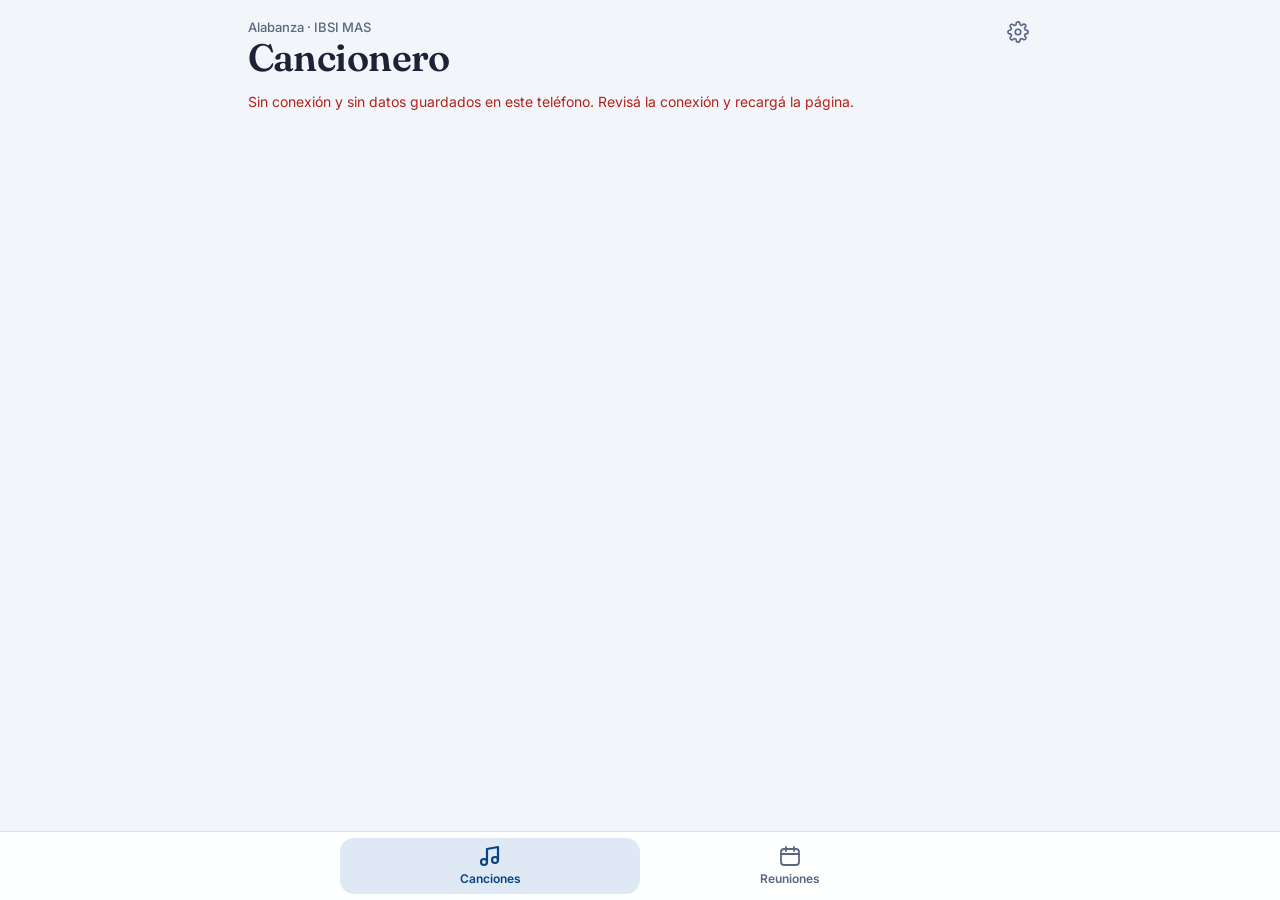
<file: index.html>
<!DOCTYPE html>
<html lang="es">
<head>
<meta charset="utf-8">
<meta name="viewport" content="width=device-width,initial-scale=1,viewport-fit=cover">
<title>Cancionero</title>
<meta name="description" content="Letras, acordes y reuniones del ministerio de alabanza.">
<meta name="theme-color" content="#f2f5fa" media="(prefers-color-scheme: light)">
<meta name="theme-color" content="#1c2031" media="(prefers-color-scheme: dark)">
<link rel="manifest" href="manifest.webmanifest">
<link rel="icon" href="icons/icon.svg" type="image/svg+xml">
<link rel="apple-touch-icon" href="icons/icon-192.png">
<link rel="preconnect" href="https://fonts.googleapis.com">
<link rel="preconnect" href="https://fonts.gstatic.com" crossorigin>
<link href="https://fonts.googleapis.com/css2?family=Fraunces:opsz,wght@9..144,500;9..144,600&family=Inter:wght@400;500;600;700&family=JetBrains+Mono:wght@500;700&display=swap" rel="stylesheet">
<link rel="stylesheet" href="css/app.css">
<script>/* Modo claro u oscuro elegido en Ajustes (solo este dispositivo); antes de pintar, para que no parpadee. */
try { var t = JSON.parse(localStorage.getItem("cancionero:prefs") || "{}").tema; if (t === "light" || t === "dark") { document.documentElement.dataset.theme = t;
  var ms = document.querySelectorAll('meta[name="theme-color"]'), c = "";
  ms.forEach(function (m) { m.setAttribute("data-orig", m.content); if (m.media.indexOf(t) >= 0) c = m.content; });
  ms.forEach(function (m) { m.content = c; }); } } catch (e) {}</script>
</head>
<body data-screen="c">
<header class="top">
  <h1 id="toptitle">Cancionero</h1>
  <span class="church">Alabanza · IBSI MAS</span>
  <a class="gear" href="#/ajustes" aria-label="Ajustes" title="Ajustes"><svg viewBox="0 0 24 24" aria-hidden="true"><circle cx="12" cy="12" r="3"/><path d="M19.4 15a1.7 1.7 0 0 0 .3 1.8l.1.1a2 2 0 1 1-2.8 2.8l-.1-.1a1.7 1.7 0 0 0-1.8-.3 1.7 1.7 0 0 0-1 1.5V21a2 2 0 1 1-4 0v-.1a1.7 1.7 0 0 0-1.1-1.5 1.7 1.7 0 0 0-1.8.3l-.1.1a2 2 0 1 1-2.8-2.8l.1-.1a1.7 1.7 0 0 0 .3-1.8 1.7 1.7 0 0 0-1.5-1H3a2 2 0 1 1 0-4h.1a1.7 1.7 0 0 0 1.5-1.1 1.7 1.7 0 0 0-.3-1.8l-.1-.1a2 2 0 1 1 2.8-2.8l.1.1a1.7 1.7 0 0 0 1.8.3H9a1.7 1.7 0 0 0 1-1.5V3a2 2 0 1 1 4 0v.1a1.7 1.7 0 0 0 1 1.5 1.7 1.7 0 0 0 1.8-.3l.1-.1a2 2 0 1 1 2.8 2.8l-.1.1a1.7 1.7 0 0 0-.3 1.8V9a1.7 1.7 0 0 0 1.5 1H21a2 2 0 1 1 0 4h-.1a1.7 1.7 0 0 0-1.5 1z"/></svg></a>
</header>
<main id="app" aria-live="polite"><p class="loading">Cargando canciones…</p></main>
<footer class="status" id="status" role="status"></footer>
<nav class="tabs" id="tabs" aria-label="Secciones">
  <button type="button" data-t="c" class="on"><svg viewBox="0 0 24 24" aria-hidden="true"><path d="M9 18V5l11-2v13"/><circle cx="6" cy="18" r="3"/><circle cx="17" cy="16" r="3"/></svg><span>Canciones</span></button>
  <button type="button" data-t="r"><svg viewBox="0 0 24 24" aria-hidden="true"><rect x="3" y="5" width="18" height="16" rx="3"/><path d="M3 10h18M8 3v4M16 3v4"/></svg><span>Reuniones</span></button>
</nav>
<div class="toast" id="toast" role="alert" hidden></div>
<script type="module" src="js/app.js"></script>
</body>
</html>
</file>
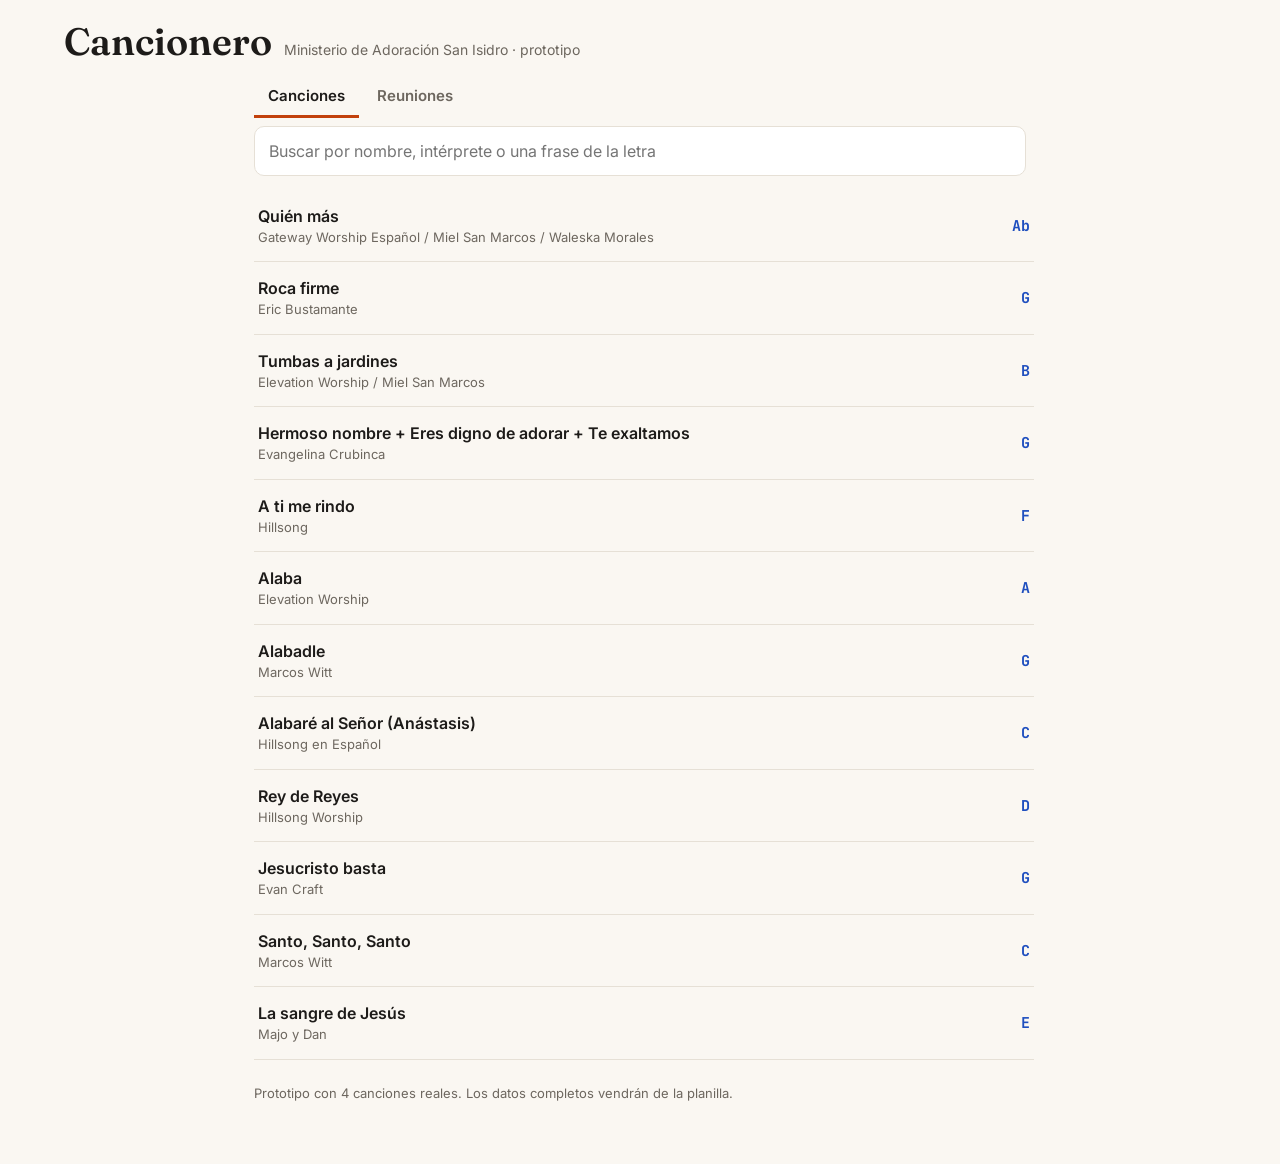
<file: referencia/prototipo.html>
<!DOCTYPE html>
<html lang="es"><head><meta charset="utf-8"><meta name="viewport" content="width=device-width,initial-scale=1">
<title>Cancionero IBSI MAS</title>
<link rel="preconnect" href="https://fonts.googleapis.com"><link href="https://fonts.googleapis.com/css2?family=Fraunces:opsz,wght@9..144,600&family=Inter:wght@400;600&family=JetBrains+Mono:wght@400;700&display=swap" rel="stylesheet">
<style>
/* VOICE: sereno, práctico, para leer en el escenario
   IDEA: la hoja de acordes impresa del atril, con su encabezado de tono
   PICTURE: la propia hoja de la canción, grande y legible
   COLOUR and TYPE: papel cálido / noche azul tinta, acordes en azul profundo; Fraunces títulos, Inter, JetBrains Mono para la hoja
   LAYOUT: lista → elegir modo → hoja con barra de controles fija abajo */
:root{color-scheme:light dark;--bg:light-dark(#faf7f2,#12161f);--card:light-dark(#fff,#1a2030);--ink:light-dark(#1d1b19,#ece8e1);--mute:light-dark(#6d675f,#9aa1ae);--line:light-dark(#e6e0d6,#2a3244);--ch:light-dark(#1f4fbf,#7fb0ff);--acc:light-dark(#c2410c,#ff9a5c)}
:root[data-theme=light]{color-scheme:light}:root[data-theme=dark]{color-scheme:dark}
*{box-sizing:border-box;min-width:0}
body{margin:0;background:var(--bg);color:var(--ink);font:16px/1.5 Inter,system-ui,sans-serif;overflow-x:clip}
header{padding:22px max(5vw,16px) 8px;display:flex;align-items:baseline;gap:12px;flex-wrap:wrap}
h1{font:600 clamp(26px,5vw,38px)/1.05 Fraunces,Georgia,serif;margin:0}
.sub{color:var(--mute);font-size:14px}
main{padding:8px max(5vw,16px) 48px;max-width:900px;margin:0 auto}
input[type=search]{width:100%;font:inherit;font-size:16px;padding:12px 14px;border:1px solid var(--line);border-radius:10px;background:var(--card);color:var(--ink)}
input:focus-visible,button:focus-visible{outline:3px solid var(--acc);outline-offset:2px}
.list{list-style:none;padding:0;margin:14px 0}
.list li:not(.ed)>button{all:unset;cursor:pointer;display:flex;justify-content:space-between;gap:12px;width:100%;padding:14px 4px;border-bottom:1px solid var(--line)}
.list b{font-weight:600}.list small{color:var(--mute);display:block;font-size:13px}
.key{font:700 15px 'JetBrains Mono',monospace;color:var(--ch);white-space:nowrap;align-self:center}
.mode{display:grid;grid-template-columns:1fr 1fr;gap:12px;margin:18px 0}
.mode button{font:600 18px Inter;padding:22px 10px;border-radius:12px;border:1px solid var(--line);background:var(--card);color:var(--ink);cursor:pointer}
.mode small{display:block;font:400 13px Inter;color:var(--mute);margin-top:4px}
.back{all:unset;cursor:pointer;color:var(--acc);font-weight:600;padding:10px 0;display:inline-block}
.sheet h2{font:600 clamp(24px,4.5vw,34px)/1.1 Fraunces,Georgia,serif;margin:6px 0 2px}
.meta{color:var(--mute);font-size:14px;margin-bottom:14px}
.lines{font-family:'JetBrains Mono',ui-monospace,monospace;font-size:var(--fs,16px);line-height:1.35;overflow-x:auto;padding-bottom:8px}
.lines div{white-space:pre;min-height:1.35em}
.lines .ch,.lines .mix{color:var(--ch);font-weight:700}
.lines .pair{white-space:normal;display:flex;flex-wrap:nowrap;align-items:flex-end;font-family:Inter,system-ui,sans-serif;margin-bottom:.15em}
.lines .w{display:inline-flex;align-items:flex-end;white-space:pre}
.lines.wrap .pair{flex-wrap:wrap}
.lines .sg{display:inline-flex;flex-direction:column;white-space:pre}
.lines .sg b{color:var(--ch);font-weight:700;min-height:1.3em;font-size:.95em;width:0;overflow:visible;white-space:nowrap}
.lines .sg b:empty{padding-right:0}
.lines .sg>span{min-height:1.35em}
.lines .mix.at{font-family:Inter,system-ui,sans-serif;white-space:pre-wrap}
.lines .ghost{visibility:hidden}
.lines .sec{font-family:Inter;font-weight:600;color:var(--acc);margin-top:.7em;font-size:.85em}
.lines .sec:first-child{margin-top:0}
.lines .gap{min-height:.4em}
.lines.singer{font-family:Inter;font-size:var(--fs,16px);line-height:1.5}
.lines.singer div{white-space:pre-wrap}
.lines.singer.measure div{white-space:pre;width:max-content}
.bar{position:fixed;left:0;right:0;bottom:0;background:var(--card);border-top:1px solid var(--line);padding:10px max(4vw,12px) calc(10px + env(safe-area-inset-bottom));display:flex;flex-wrap:wrap;gap:8px;justify-content:center;align-items:center}
.bar button{font:600 15px Inter;min-width:44px;min-height:44px;padding:0 12px;border-radius:10px;border:1px solid var(--line);background:var(--bg);color:var(--ink);cursor:pointer}
.bar .now{font:700 18px 'JetBrains Mono',monospace;color:var(--ch);min-width:72px;text-align:center}
.bar .on{background:var(--ch);color:var(--card);border-color:var(--ch)}
.tabs{display:flex;gap:4px;padding:0 max(5vw,16px);max-width:900px;margin:6px auto 0}
.tabs button{font:600 15px Inter,system-ui,sans-serif;padding:10px 14px;border:0;border-bottom:3px solid transparent;background:none;color:var(--mute);cursor:pointer}
.tabs button.on{color:var(--ink);border-bottom-color:var(--acc)}
.primary{font:600 15px Inter,system-ui,sans-serif;min-height:44px;padding:0 16px;border-radius:10px;border:0;background:var(--acc);color:#fff;cursor:pointer;margin:12px 0}
.danger{font:600 13px Inter;height:34px;padding:0 10px;border-radius:8px;border:0;background:#b42318;color:#fff;cursor:pointer}
.h2{font:600 clamp(24px,4.5vw,32px)/1.1 Fraunces,Georgia,serif;margin:6px 0 2px}
.form{display:grid;gap:12px;max-width:460px;margin:12px 0}
.form label{display:grid;gap:4px;font-size:14px;color:var(--mute)}
.newp{display:flex;gap:4px;align-items:center}.newp input{font:16px Inter;padding:9px;border:1px solid var(--line);border-radius:8px;background:var(--card);color:var(--ink);width:150px}.newp button{font:600 13px Inter;height:38px;min-width:38px;border-radius:8px;border:1px solid var(--line);background:var(--card);color:var(--ink)}
.edr input{font:16px Inter,system-ui,sans-serif;padding:10px;border:1px solid var(--line);border-radius:8px;background:var(--card);color:var(--ink);width:140px}
.form input,.form select,.edr select{font:16px Inter,system-ui,sans-serif;padding:10px;border:1px solid var(--line);border-radius:8px;background:var(--card);color:var(--ink)}
.form button:not(.primary){font:600 14px Inter;min-height:40px;border-radius:8px;border:1px solid var(--line);background:var(--card);color:var(--ink);cursor:pointer}
.list li.ed{padding:12px 4px;border-bottom:1px solid var(--line)}
.edh{display:flex;justify-content:space-between;align-items:center;gap:8px}
.edh>span>button,.edr>button{font:600 13px Inter;height:34px;min-width:34px;padding:0 8px;border-radius:8px;border:1px solid var(--line);background:var(--card);color:var(--ink);cursor:pointer;margin-left:3px}
.rep{display:inline-block;min-width:28px;text-align:center;font:700 14px Inter;color:var(--ch)}
.sugg{margin:-6px 0 0;border:1px solid var(--line);border-radius:10px;background:var(--card);padding:0 10px}.sugg:empty{display:none}.sugg li:last-child>button{border-bottom:0}
.pv{all:unset;cursor:pointer;display:grid;gap:2px;min-width:0;flex:1}.pv small{color:var(--mute);font-size:13px;white-space:nowrap;overflow:hidden;text-overflow:ellipsis}
.pvb{margin:8px 0 2px;padding:8px 10px;border-left:3px solid var(--acc);background:var(--card);border-radius:0 8px 8px 0;font-size:14px;line-height:1.45}
.edh>span{flex:none;display:flex;align-items:center}
.hist{display:grid;gap:4px;margin:10px 0 4px;padding:10px 12px;background:var(--card);border:1px solid var(--line);border-radius:10px;font-size:15px}.hist .sub{font-size:13px;margin-right:4px}.kc{color:var(--ch);font-family:'JetBrains Mono',monospace}
.snav{display:grid;grid-template-columns:1fr 1fr;gap:10px;margin:28px 0 8px}
.snav button{display:grid;gap:2px;text-align:left;padding:14px;border-radius:12px;border:1px solid var(--line);background:var(--card);color:var(--ink);cursor:pointer;font:600 16px Inter,system-ui,sans-serif;min-height:64px}
.snav .nx{text-align:right;border-color:var(--acc)}.snav small{font:500 13px Inter;color:var(--mute)}.snav .nx small{color:var(--acc)}
.pp{display:flex;gap:8px;align-items:center;flex-wrap:wrap;margin-top:4px;padding-top:6px;border-top:1px solid var(--line)}.pp select{font:15px Inter;padding:6px 8px;border:1px solid var(--line);border-radius:8px;background:var(--bg);color:var(--ink)}
.edr{display:flex;gap:10px;flex-wrap:wrap;align-items:end;margin-top:8px}
.edr label{display:grid;gap:2px;font-size:12px;color:var(--mute)}
.askf{display:flex;gap:6px;flex-wrap:wrap;align-items:center;margin:4px 0 8px}
.askf input{font:16px Inter;padding:8px 10px;border:1px solid var(--line);border-radius:8px;background:var(--card);color:var(--ink);width:170px}
.askf .primary{margin:0;min-height:36px}
.askf button:not(.primary):not(.danger){font:600 13px Inter;height:36px;padding:0 10px;border-radius:8px;border:1px solid var(--line);background:var(--card);color:var(--ink)}
.err{color:#b42318;font-size:14px}
.grp{display:flex;gap:6px;align-items:center}
.ctl{display:flex;gap:3px;align-items:center;flex-wrap:nowrap;overflow-x:auto;margin:0 0 14px;padding-bottom:2px}
.ctl button{flex:none;font:600 12.5px Inter,system-ui,sans-serif;height:34px;min-width:30px;padding:0 6px;border-radius:8px;border:1px solid var(--line);background:var(--card);color:var(--ink);cursor:pointer}
.ctl button:disabled{opacity:.4;cursor:default}
.ctl .on{background:var(--ch);color:var(--card);border-color:var(--ch)}
.ctl .now{flex:none;font:700 15px "JetBrains Mono",monospace;color:var(--ch);min-width:30px;text-align:center}
.ctl .sp{flex:1 0 4px}
[hidden]{display:none!important}
.note{color:var(--mute);font-size:13px;margin-top:24px}
@media(max-width:600px){.bar button{padding:0 9px}}
</style></head><body>
<header><h1>Cancionero</h1><span class="sub">Ministerio de Adoración San Isidro · prototipo</span></header><nav class="tabs" id="tabs"><button id="tc">Canciones</button><button id="tr">Reuniones</button></nav>
<main id="app"></main>
<div class="bar" id="bar" hidden></div>
<script>
{
const SONGS=[{"id": "quien-mas", "titulo": "Quién más", "interprete": "Gateway Worship Español / Miel San Marcos / Waleska Morales", "tono": "Ab", "lineas": [{"t": "blank"}, {"t": "sec", "v": "Estrofa 1"}, {"t": "blank"}, {"t": "pair", "segs": [["", "Un instru"], ["Ab", "mento soy de exalta"], ["Ebsus4", "ción"]]}, {"t": "pair", "segs": [["", "Y yo na"], ["Ab/F", "cí para tu "], ["Eb11", "nombre le"], ["C#9", "vantar"]]}, {"t": "pair", "segs": [["", "Tú escuchas "], ["Ab", "el cantar de la crea"], ["Eb4", "ción"]]}, {"t": "pair", "segs": [["", "Mas hay "], ["Ab/F", "una canción "], ["Eb11", "que yo te "], ["C#9", "puedo dar"]]}, {"t": "blank"}, {"t": "blank"}, {"t": "sec", "v": "Coro"}, {"t": "blank"}, {"t": "pair", "segs": [["", "//Quién más es "], ["Ab", "digno quién más es digno"], ["C#/Bb", ""]]}, {"t": "pair", "segs": [["", "No hay "], ["Ab/F", "nadie, solo Tú, "], ["C#9", "Cristo//"]]}, {"t": "blank"}, {"t": "blank"}, {"t": "sec", "v": "Estrofa 2"}, {"t": "blank"}, {"t": "pair", "segs": [["", "Dios infi"], ["Ab", "nito, eres e"], ["Ebsus4", "terno"], ["Eb", ""]]}, {"t": "pair", "segs": [["", "Mas esco"], ["Ab/F", "giste habi"], ["Eb", "tar en mi "], ["C#9", "interior"]]}, {"t": "pair", "segs": [["", "Sanaste "], ["Ab", "mi dolor, tu gloria "], ["Ebsus4", "he visto"], ["Eb", ""]]}, {"t": "pair", "segs": [["", "Con grati"], ["Ab/F", "tud yo canta"], ["Eb", "ré en ado"], ["C#9", "ración"]]}, {"t": "blank"}, {"t": "blank"}, {"t": "sec", "v": "Coro x2"}, {"t": "blank"}, {"t": "sec", "v": "Puente x4"}, {"t": "blank"}, {"t": "pair", "segs": [["", "Corde"], ["C#9", "ro ungido, reinará, Quien "], ["Eb2", "fue, quien es y quien vendrá"]]}, {"t": "pair", "segs": [["Ab/F", "Sentado en el trono está, "], ["Ab", "Santo, "], ["Eb/G", "santo"]]}, {"t": "pair", "segs": [["", "Siendo "], ["C#9", "justo se entregó, Cuán "], ["Eb2", "grande amor nos demostró"]]}, {"t": "pair", "segs": [["", "Exaltado "], ["Ab/F", "en majestad "], ["Ab", "Santo, "], ["Eb", "santo"]]}, {"t": "mix", "v": "(C#9) (la 4ta vez se mutea)", "at": "majestad"}, {"t": "blank"}, {"t": "blank"}, {"t": "sec", "v": "Coro"}, {"t": "sec", "v": "Repite final"}, {"t": "blank"}, {"t": "pair", "segs": [["", "//No hay "], ["Ab/F", "nadie, solo Tú, "], ["C#9", "Cristo//"]]}, {"t": "blank"}, {"t": "sec", "v": "Coro x2"}, {"t": "blank"}, {"t": "sec", "v": "Interludio"}, {"t": "ch", "v": "C#9 - Eb2 - Ab/F – Ab - Eb/G"}, {"t": "blank"}, {"t": "ch", "v": "Ab  C#/Bb  Ab/F  C#9"}], "bpm": 68}, {"id": "roca-firme", "titulo": "Roca firme", "interprete": "Eric Bustamante", "tono": "G", "lineas": [{"t": "blank"}, {"t": "sec", "v": "Estrofa 1"}, {"t": "pair", "segs": [["", "Cristo es mi "], ["G", "roca firme, "], ["G/E", "Anclado estoy "], ["D4", "en Él"]]}, {"t": "pair", "segs": [["", "Aunque todo "], ["G", "esté perdi"], ["G/E", "do, feliz siempre "], ["D4", "estaré"]]}, {"t": "pair", "segs": [["", "Pongo mi fe "], ["C2", "en "], ["G/B", "Cristo, Él "], ["G/E", "nunca fa"], ["D4", "llará"]]}, {"t": "pair", "segs": [["", "Fiel por ge"], ["C2", "neracio"], ["G/B", "nes, ¿"], ["G/E", "Por qué me ha "], ["D4", "de fallar?"]]}, {"t": "blank"}, {"t": "sec", "v": "Coro 1"}, {"t": "pair", "segs": [["", "Él "], ["G", "no, Él "], ["G4", "no"]]}, {"t": "blank"}, {"t": "sec", "v": "Estrofa 2"}, {"t": "pair", "segs": [["", "En medio "], ["G", "de las pruebas, Tu "], ["G/E", "paz siempre "], ["D4", "sentiré"]]}, {"t": "pair", "segs": [["", "No seré "], ["C", "de"], ["G/B", "rro"], ["C/A", "ta"], ["G", "do, pues mi "], ["G/E", "fuerza está en "], ["D4", "Él"]]}, {"t": "pair", "segs": [["", "Pongo mi "], ["C/E", "vida en Cristo, Él "], ["G/B", "nun "], ["G/E", "ca "], ["D/F#", "fa "], ["G", "lla "], ["D4", "rá"]]}, {"t": "pair", "segs": [["", "Fue fiel en "], ["C2", "todo mo"], ["G/B", "mento, ¿"], ["G/E", "Por qué me "], ["D4", "ha de fallar?"]]}, {"t": "blank"}, {"t": "sec", "v": "Coro 2 x2"}, {"t": "pair", "segs": [["", "Él "], ["G", "no, Él "], ["G4", "no"]]}, {"t": "pair", "segs": [["", "Él no "], ["G/E", "fa"], ["D", "llará"], ["C2", ""]]}, {"t": "pair", "segs": [["", "Él no "], ["G/E", ""], ["D", "fallará//"], ["G", ""], ["GM7/B", ""], ["C2", ""]]}, {"t": "blank"}, {"t": "sec", "v": "Estrofa 1"}, {"t": "sec", "v": "Coro 2 x2"}, {"t": "sec", "v": "Interludio"}, {"t": "ch", "v": "// C D G/B G/E-D4 //"}, {"t": "blank"}, {"t": "sec", "v": "Puente x4"}, {"t": "pair", "segs": [["", "Aún "], ["C", "en "], ["D", "tormenta, "], ["G/B", "Nada me "], ["Em", "move"], ["D4", "rá"]]}, {"t": "pair", "segs": [["", "Ancla"], ["C", "do en "], ["D", "Cristo, "], ["G/B", "Sé que me "], ["Em", "sostendrá"], ["D4", ""]]}, {"t": "blank"}, {"t": "sec", "v": "Tag X3"}, {"t": "pair", "segs": [["C", "Yo sé que me "], ["D", "sostendrás, "], ["G2/B", "Nada "], ["Em", "me mo"], ["D", "verá"]]}, {"t": "blank"}, {"t": "blank"}, {"t": "sec", "v": "Estrofa 1"}, {"t": "pair", "segs": [["", "Cristo es mi "], ["G", "roca "], ["C2/A", "firme, "], ["G/E", "Anclado "], ["D4", "estoy en Él"]]}, {"t": "pair", "segs": [["", "Aunque to"], ["C", "do "], ["G/B", "esté "], ["C2/A", "per "], ["G", ""], ["C2/A", "di "], ["G/E", "do, feliz "], ["D4", "siempre estaré"]]}, {"t": "pair", "segs": [["", "Pongo mi "], ["C2", "vida en Cristo, "], ["G/B", "Él "], ["G/E", "nun "], ["D/F#", "ca "], ["G", "fa "], ["D4", "lla rá"]]}, {"t": "pair", "segs": [["", "Fiel por ge"], ["C2", "neracio"], ["G2/B", "nes, ¿"], ["G/E", "Por qué "], ["D/F#", "me "], ["G", "ha de "], ["D4", "fallar?"]]}, {"t": "blank"}, {"t": "blank"}, {"t": "sec", "v": "Coro 2 x2"}, {"t": "pair", "segs": [["", "Él "], ["G", "no, Él "], ["G4", "no"]]}, {"t": "pair", "segs": [["", "Él no "], ["G/E", ""], ["D", "fallará//"], ["G", ""], ["GM7/B", ""], ["C2", ""], ["G", ""]]}], "bpm": null}, {"id": "tumbas-a-jardines", "titulo": "Tumbas a jardines", "interprete": "Elevation Worship / Miel San Marcos", "tono": "B", "lineas": [{"t": "blank"}, {"t": "sec", "v": "Intro"}, {"t": "ch", "v": "B  E/B  B"}, {"t": "blank"}, {"t": "sec", "v": "Verso 1"}, {"t": "blank"}, {"t": "pair", "segs": [["E/B", "El mundo "], ["B", "busqué, Y no "], ["E/B", "pudo lle"], ["B", "narme"]]}, {"t": "pair", "segs": [["", "Ningún "], ["G#m", "tesoro que "], ["F#", "pueda ganar Me sacia"], ["E", "rá"]]}, {"t": "blank"}, {"t": "pair", "segs": [["", "Mas lle"], ["B", "gaste tú, "], ["E/B", "Me diste "], ["B", "vida nueva"]]}, {"t": "pair", "segs": [["", "Y ca"], ["G#m", "da deseo se "], ["F#", "cumplirá Aquí en "], ["E", "tu amor"]]}, {"t": "blank"}, {"t": "blank"}, {"t": "sec", "v": "Coro"}, {"t": "blank"}, {"t": "pair", "segs": [["", "Oh no "], ["B", "hay nada, nada mejor"]]}, {"t": "pair", "segs": [["", "No "], ["G#m", "hay nada, nada mejor"]]}, {"t": "pair", "segs": [["", "No "], ["E", "hay nada, nada mejor que mi "], ["B", "Dios"]]}, {"t": "blank"}, {"t": "ch", "v": "( B  E/B )"}, {"t": "blank"}, {"t": "sec", "v": "Verso 2"}, {"t": "blank"}, {"t": "pair", "segs": [["", "Vengo "], ["B", "a ti, Sin mie"], ["E", "do y sin "], ["B", "reservas"]]}, {"t": "pair", "segs": [["", "Ca"], ["G#m", "da fracaso has "], ["F#", "visto Señor Y aún tu amigo "], ["E", "soy"]]}, {"t": "blank"}, {"t": "pair", "segs": [["", "Porque "], ["E", "el Dios "], ["B", "de los montes "], ["C#m", "Es el Dios de "], ["B", "los valles"]]}, {"t": "pair", "segs": [["", "No "], ["G#m", "hay lugar que me "], ["F#", "pueda alejar De tu gracia y a"], ["E", "mor"]]}, {"t": "blank"}, {"t": "sec", "v": "Coro"}, {"t": "blank"}, {"t": "sec", "v": "Puente 1"}, {"t": "blank"}, {"t": "pair", "segs": [["B", "//Cambias lamento en "], ["E", "danza, "], ["B", "De cenizas traes vi"], ["E", "da"], ["B", ""]]}, {"t": "pair", "segs": [["", "Cambias culpa por gloria Sé "], ["G#m", "que solo "], ["E", "tú lo "], ["B", "harás//"]]}, {"t": "blank"}, {"t": "sec", "v": "Puente 2"}, {"t": "pair", "segs": [["", "De las ruinas y tumbas "], ["E", ""], ["B", "Nacen nuevos jardi"], ["E", "nes"], ["B", ""]]}, {"t": "pair", "segs": [["", "Resucitas los huesos Sé "], ["G#m", "que solo "], ["E", "tú lo "], ["B", "harás"]]}, {"t": "pair", "segs": [["", "Sé "], ["G#m", "que solo "], ["E", "tú lo "], ["B", "harás"]]}, {"t": "blank"}, {"t": "sec", "v": "Coro"}, {"t": "sec", "v": "Puente 2"}, {"t": "sec", "v": "Final"}, {"t": "blank"}, {"t": "pair", "segs": [["", "Sé "], ["G#m", "que solo "], ["E", "tú lo "], ["B", "harás"]]}], "bpm": null}, {"id": "hermoso-nombre-medley", "titulo": "Hermoso nombre + Eres digno de adorar + Te exaltamos", "interprete": "Evangelina Crubinca", "tono": "G", "lineas": [{"t": "blank"}, {"t": "sec", "v": "Intro"}, {"t": "ch", "v": "G  A  Bm  D/F#"}, {"t": "blank"}, {"t": "sec", "v": "Parte 1 x2"}, {"t": "blank"}, {"t": "pair", "segs": [["", "La "], ["G", "muerte venciste, "], ["A", "El velo partiste, La tumba "], ["Bm7", "vacía a"], ["D/F#", "hora está"]]}, {"t": "pair", "segs": [["", "Los cie"], ["G", "los declaran, "], ["A", "Tu gloria proclaman, Re"], ["Bm7", "sucitaste en "], ["D/F#", "majestad"]]}, {"t": "blank"}, {"t": "pair", "segs": [["", "I"], ["D/F#", "niguala"], ["G", "ble, "], ["A", "Incomparable, Hoy "], ["Bm7", "y por "], ["D/F#", "siempre reinarás"]]}, {"t": "pair", "segs": [["", "Tuyo "], ["G", "es el reino, "], ["A", "Tuya es la gloria, Tuyo "], ["Bm7", "el poder "], ["D/F#", "y autoridad"]]}, {"t": "blank"}, {"t": "blank"}, {"t": "sec", "v": "Parte 2"}, {"t": "blank"}, {"t": "pair", "segs": [["", "Cúan hermoso su nombre "], ["D", "es, Cúan hermoso su "], ["A", "nombre es"]]}, {"t": "pair", "segs": [["", "El "], ["Bm", "nombre "], ["A", "de Je"], ["G", "sus mi Rey"]]}, {"t": "pair", "segs": [["", "Cúan hermoso su nombre "], ["D/F#", "es, Nada se iguala "], ["A", "a Él"]]}, {"t": "pair", "segs": [["", "Cúan hermo"], ["Bm", "so su nombre es, No hay o"], ["A", "tro "], ["G", "nombre"]]}, {"t": "blank"}, {"t": "blank"}, {"t": "sec", "v": "Parte 1"}, {"t": "blank"}, {"t": "sec", "v": "Interlude"}, {"t": "ch", "v": "G  A  Bm  D/F# | G  A  Bm  D/F# | G  A  Bm  A"}, {"t": "blank"}, {"t": "sec", "v": "Parte 3 x2"}, {"t": "blank"}, {"t": "pair", "segs": [["", "Eres digno de a"], ["D", "dorar, Tú eres digno de a"], ["A", "dorar"]]}, {"t": "pair", "segs": [["", "Todo "], ["D/F#", "viene "], ["G", "de ti, Y "], ["Bm", "todo "], ["A", "vuelve ti"]]}, {"t": "pair", "segs": [["", "Tuya "], ["D", "es la Gloria"]]}, {"t": "blank"}, {"t": "blank"}, {"t": "sec", "v": "Parte 4"}, {"t": "blank"}, {"t": "pair", "segs": [["D", "/Día y noche suba incienso "], ["F#m", "delante de ti"]]}, {"t": "pair", "segs": [["Bm", "Día y noche, suba incienso de"], ["G", "lante de ti/"]]}, {"t": "blank"}, {"t": "sec", "v": "Parte 5"}, {"t": "blank"}, {"t": "pair", "segs": [["", "///Te exalta"], ["D", "mos, Te e"], ["A", "xaltamos"]]}, {"t": "pair", "segs": [["", "Te e"], ["G", "xalta"], ["A", "mos, Oh Se"], ["D", "ñor///"]]}, {"t": "blank"}, {"t": "sec", "v": "Parte 3"}], "bpm": null}, {"id": "a-ti-me-rindo", "titulo": "A ti me rindo", "interprete": "Hillsong", "tono": "F", "lineas": [{"t": "pair", "segs": [["Dm", "Verso I"]]}, {"t": "blank"}, {"t": "pair", "segs": [["Dm", "Ante ti postrado, "], ["F", "Estoy aquí"]]}, {"t": "pair", "segs": [["", "Te rindo mi "], ["C", "ser, Te rindo mi "], ["Bb", "ser"]]}, {"t": "blank"}, {"t": "blank"}, {"t": "sec", "v": "Verso II"}, {"t": "blank"}, {"t": "pair", "segs": [["Dm", "Con tu amor, Atráe"], ["F", "me señor"]]}, {"t": "pair", "segs": [["", "Vengo a tus "], ["C", "pies, Vengo "], ["A#", "a tus pies"]]}, {"t": "blank"}, {"t": "pair", "segs": [["", "A ti "], ["Dm", "me rindo"], ["F", ""], ["C", ""], ["A#", ""]]}, {"t": "blank"}, {"t": "blank"}, {"t": "sec", "v": "Verso III"}, {"t": "blank"}, {"t": "pair", "segs": [["Dm", "Lléname, de Gracia i"], ["F", "núndame"]]}, {"t": "pair", "segs": [["", "Sacia mi "], ["C", "sed, Sacia mi "], ["Bb", "sed"]]}, {"t": "blank"}, {"t": "blank"}, {"t": "sec", "v": "Verso IV"}, {"t": "blank"}, {"t": "pair", "segs": [["Dm", "Mi corazón, levanta "], ["F", "un clamor"]]}, {"t": "pair", "segs": [["", "Háblame "], ["C", "Dios, Háblame "], ["Bb", "Dios"]]}, {"t": "blank"}, {"t": "blank"}, {"t": "ly", "v": "CORO:"}, {"t": "blank"}, {"t": "pair", "segs": [["", "//A ti "], ["Dm", "me rindo, A ti me "], ["F", "rindo"]]}, {"t": "pair", "segs": [["", "Te quiero "], ["Gm", "conocer, Más de ti "], ["Bb", "conocer//"]]}, {"t": "blank"}, {"t": "ly", "v": "Inter: Bb F C - Gm Dm C"}, {"t": "blank"}, {"t": "blank"}, {"t": "ly", "v": "PUENTE:"}, {"t": "blank"}, {"t": "pair", "segs": [["", "///Con "], ["Bb", "tu aliento "], ["F", "Dios Sopla en "], ["C", "mi interior"]]}, {"t": "pair", "segs": [["", "Cumple "], ["Gm", "señor tu Vo"], ["Dm", "luntad en "], ["C", "mí"]]}, {"t": "pair", "segs": [["", "Con tu "], ["Bb", "gran po"], ["F", "der, Mué"], ["C", "vete en mi ser"]]}, {"t": "pair", "segs": [["", "Cumple "], ["Gm", "señor tu Vo"], ["Dm", "luntad en "], ["C", "mí///"]]}, {"t": "blank"}, {"t": "blank"}, {"t": "ly", "v": "Inter: Bb F C - Gm Dm C"}, {"t": "blank"}, {"t": "ly", "v": "PUENTE (Repite “cumple Señor”)"}, {"t": "ly", "v": "CORO (Dm)"}], "bpm": 77}, {"id": "alaba", "titulo": "Alaba", "interprete": "Elevation Worship", "tono": "A", "lineas": [{"t": "sec", "v": "Estrofa"}, {"t": "pair", "segs": [["A", "Te alabo en el "], ["Bm", "valle, Te ala"], ["A", "bo en el monte,"]]}, {"t": "pair", "segs": [["", "Te a"], ["E", "labo en "], ["D", "el día, Te "], ["A", "alabo en la noche,"]]}, {"t": "pair", "segs": [["A", "Te alabo en el me"], ["Bm", "dio, "], ["A", "Estando rodeado,"]]}, {"t": "pair", "segs": [["E", "Porque cuando "], ["D", "alabo, "], ["A", "Tú estás a mi lado."]]}, {"t": "blank"}, {"t": "sec", "v": "Pre-Coro"}, {"t": "pair", "segs": [["E", "Mientras tenga a"], ["D", "liento, Mi alma canta y…"]]}, {"t": "blank"}, {"t": "sec", "v": "Coro"}, {"t": "pair", "segs": [["F#m", "Aaaaa"], ["D", "laba A "], ["A", "Dios, mi cora"], ["E", "zón y "], ["F#m", "Aaaaa"], ["D", "laba a "], ["A", "Dios, Mi co"], ["E", "razón,"]]}, {"t": "blank"}, {"t": "blank"}, {"t": "sec", "v": "Verso 2"}, {"t": "pair", "segs": [["", "Te "], ["A", "alabo al senti"], ["Bm", "rlo Y "], ["A", "aun cuando no,"]]}, {"t": "pair", "segs": [["", "Te "], ["E", "alabo "], ["D", "y sé, que "], ["A", "estás en control,"]]}, {"t": "pair", "segs": [["", "Es "], ["A", "más que un "], ["Bm", "sonido, "], ["A", "es adoración,"]]}, {"t": "pair", "segs": [["", "Y "], ["E", "cuando a"], ["D", "labamos "], ["A", "Caerá Jericóoo."]]}, {"t": "blank"}, {"t": "sec", "v": "Pre-Coro"}, {"t": "pair", "segs": [["E", "Mientras tenga "], ["D", "aliento, Mi alma canta y…"]]}, {"t": "blank"}, {"t": "sec", "v": "Coro"}, {"t": "pair", "segs": [["F#m", "Aaaaa"], ["D", "laba A "], ["A", "Dios, mi cora"], ["E", "zón y "], ["F#m", "Aaaaa"], ["D", "laba "], ["A", "a Dios, mi cora"], ["E", "zón,"]]}, {"t": "pair", "segs": [["F#m", "No me detengo, mi "], ["D", "Dios vivo está, "], ["A", "Cómo me voy a "], ["E", "callar,"]]}, {"t": "pair", "segs": [["F#m", "Aaaaa"], ["D", "laba a "], ["A", "Dios, Mi cora"], ["E", "zón."]]}, {"t": "blank"}, {"t": "blank"}, {"t": "sec", "v": "Interludio"}, {"t": "ch", "v": "A"}, {"t": "blank"}, {"t": "sec", "v": "Puente x2"}, {"t": "pair", "segs": [["", "A"], ["A", "labo al que reina, "], ["Bm", "Alabo al Señor, A"], ["E", "labo a aquel que la tumba "], ["D", "venció."]]}, {"t": "pair", "segs": [["", "A"], ["A", "labo al que es bueno, "], ["Bm", "Alabo al que es fiel,"]]}, {"t": "pair", "segs": [["", "Le "], ["E", "alabo porque "], ["D", "no hay otro como él."]]}, {"t": "blank"}, {"t": "blank"}, {"t": "sec", "v": "Coro"}, {"t": "blank"}, {"t": "sec", "v": "Final"}, {"t": "pair", "segs": [["A", "Que toda la "], ["A", "Creación, Alabe a Dios alabe a Dios,"]]}, {"t": "ly", "v": "A                   A                        FINAL:  A"}, {"t": "ly", "v": "Que toda la Creación, Alabe a Dios alabe a Dios."}], "bpm": 127}, {"id": "alabadle", "titulo": "Alabadle", "interprete": "Marcos Witt", "tono": "G", "lineas": [{"t": "sec", "v": "Intro"}, {"t": "ch", "v": "G C D/F# G"}, {"t": "blank"}, {"t": "sec", "v": "Verso 1"}, {"t": "blank"}, {"t": "pair", "segs": [["G", "Nos hemos congre"], ["C/G", "gado en "], ["G", "este día para darle "], ["C", "gloria"], ["G/C", ""], ["C", ""], ["D/F#", ""], ["G", ""]]}, {"t": "pair", "segs": [["", "La "], ["G", "música toca"], ["C/G", "mos las "], ["G", "voces elevamos para darle "], ["C", "ho"], ["G/C", "nra"], ["C", ""], ["G/B", ""]]}, {"t": "pair", "segs": [["Am11", "Un son de júbilo ha "], ["D4", "llenado este lugar"]]}, {"t": "pair", "segs": [["Em", "Con "], ["–", ""], ["Am11", "el propósito De su "], ["D4", "nombre le"], ["D4", "vantar"], ["D", ""]]}, {"t": "blank"}, {"t": "blank"}, {"t": "sec", "v": "Coro"}, {"t": "blank"}, {"t": "pair", "segs": [["", "Alaba"], ["C6/G", "dle, "], ["G", "alaba"], ["C6/G", "dle "], ["G", "Solo a "], ["G/D", "El"], ["D", ""], ["C/D", ""], ["D", ""], ["G/D", ""], ["D", ""], ["D/F#", ""]]}, {"t": "pair", "segs": [["", "Adora"], ["C6/G", "dle, "], ["G", "adora"], ["C6/G", "dle "], ["G", "Él ha sido "], ["G/D", "fiel"], ["D", ""], ["C/D", ""], ["D", ""], ["G/D", ""], ["D", ""], ["G/B", ""]]}, {"t": "pair", "segs": [["", "Cantad la glo"], ["C", "ria de su nombre pues "], ["D4", "es digno de e"], ["G", "xaltar"], ["G/B", ""]]}, {"t": "pair", "segs": [["", "Decla"], ["C", "remos a los pueblos de su a"], ["D", "mor y majestad"]]}, {"t": "pair", "segs": [["", "Alaba"], ["C6/G", "dle, "], ["G", "ado"], ["G/D", "rad "], ["D", "a Jesús el "], ["C", "rey"], ["(D/F#)", ""]]}, {"t": "blank"}, {"t": "blank"}, {"t": "sec", "v": "Intro"}, {"t": "ch", "v": "G C D/F# G"}, {"t": "blank"}, {"t": "blank"}, {"t": "sec", "v": "Verso 2"}, {"t": "blank"}, {"t": "pair", "segs": [["G", "Las manos levanta"], ["C/G", "das co"], ["G", "razones hacia el cielo espe"], ["C", "rando"], ["G/C", ""], ["C", ""], ["D/F#", ""], ["G", ""]]}, {"t": "pair", "segs": [["G", "Sin duda lo sabe"], ["C/G", "mos "], ["G", "que su presencia se está mani"], ["C", "festando"], ["G/C", ""], ["C", ""], ["G/B", ""]]}, {"t": "pair", "segs": [["Am11", "Al sentarse sobre el "], ["D4", "trono de nuestra adoración"]]}, {"t": "pair", "segs": [["Em", "Deja"], ["–", ""], ["Am11", "mos que el gobierne sobre "], ["D4", "toda crea"], ["D", "ción"]]}, {"t": "blank"}, {"t": "sec", "v": "Coro"}, {"t": "sec", "v": "Intro"}, {"t": "ch", "v": "G C D/F# G"}, {"t": "blank"}, {"t": "ly", "v": "(Repite completa)"}, {"t": "sec", "v": "Verso 1"}, {"t": "sec", "v": "Coro"}, {"t": "sec", "v": "Verso 2"}, {"t": "sec", "v": "Coro"}, {"t": "blank"}, {"t": "sec", "v": "Final"}, {"t": "blank"}, {"t": "pair", "segs": [["", "Alaba"], ["C6/G", "dle, "], ["G", "ado"], ["G/D", "rad "], ["D", "a Jesús el "], ["C", "rey"], ["(D/F#)", ""]]}], "bpm": 94}, {"id": "alabare-anastasis", "titulo": "Alabaré al Señor (Anástasis)", "interprete": "Hillsong en Español", "tono": "C", "lineas": [{"t": "blank"}, {"t": "sec", "v": "Intro"}, {"t": "mix", "v": "C  C7M/E  F |  C  C7M/E  F"}, {"t": "blank"}, {"t": "sec", "v": "Estrofa 1"}, {"t": "blank"}, {"t": "pair", "segs": [["", "Re"], ["C", "cordaré aquella cruz, "], ["G", "donde sangró y mu"], ["Am", "rió Jesús"]]}, {"t": "mix", "v": "F          C/E                      G4     G          C    C7M/E  F"}, {"t": "ly", "v": "Heridas que por mí sufrió, Crucificado, Salvador"}, {"t": "blank"}, {"t": "blank"}, {"t": "sec", "v": "Estrofa 2"}, {"t": "blank"}, {"t": "pair", "segs": [["C", "Su cuerpo envuelto en dolor, "], ["G", "En el se"], ["Am", "pulcro reposó"]]}, {"t": "mix", "v": "F          C/E                     G4    G          C    C7M/E  F"}, {"t": "ly", "v": "En soledad Él se quedó, Jesús Mesías, el Señor"}, {"t": "blank"}, {"t": "blank"}, {"t": "sec", "v": "Coro"}, {"t": "blank"}, {"t": "pair", "segs": [["", "A"], ["C", "laba"], ["C/E", "ré, Al Se"], ["F", "ñor mi Dios. "], ["C", ""], ["Am", "Tu nombre yo pro"], ["G4", "cla"], ["G", "maré"]]}, {"t": "pair", "segs": [["C/E", "Eternamente te canta"], ["F", ""], ["Am", "ré, Señor,"], ["F", " Se"], ["G4", "ñor mi Dios"], ["C", ""]]}, {"t": "blank"}, {"t": "blank"}, {"t": "sec", "v": "Inter"}, {"t": "mix", "v": "(C  C7M/E  F)"}, {"t": "blank"}, {"t": "sec", "v": "Estrofa 3"}, {"t": "blank"}, {"t": "pair", "segs": [["", "Pe"], ["C", "ro al tercer amanecer, "], ["G", "Un gran estruendo se escuchó"], ["Am", ""]]}, {"t": "pair", "segs": [["", "¿"], ["F", "Dónde está muerte tu a"], ["C/E", "guijón? Cristo Je"], ["G", ""], ["C", "sús resu"], ["C4", "citó"], ["C", ""]]}, {"t": "blank"}, {"t": "blank"}, {"t": "sec", "v": "Coro"}, {"t": "sec", "v": "Inter"}, {"t": "mix", "v": "(C  C7M/E  F)"}, {"t": "blank"}, {"t": "sec", "v": "Estrofa 4"}, {"t": "blank"}, {"t": "pair", "segs": [["C", "Muy pronto Él regresará, "], ["G", "Su rostro resplande"], ["Am", "cerá"]]}, {"t": "pair", "segs": [["", "En su pre"], ["F", ""], ["C/E", "sencia estaré, Y ca"], ["G", "ra a ca"], ["C", "ra le veré"]]}, {"t": "blank"}, {"t": "blank"}, {"t": "sec", "v": "Inter 2"}, {"t": "ch", "v": "(C  F  C  Am) (G4  G) (C/E  F  Am  F  G  C) (C/E  F  Am  F  G  C)"}, {"t": "blank"}, {"t": "sec", "v": "Coro"}, {"t": "blank"}, {"t": "sec", "v": "Final"}, {"t": "blank"}, {"t": "pair", "segs": [["F", "Señor,"], ["G", " Se"], ["Am", "ñor mi Dios"]]}, {"t": "pair", "segs": [["F", "Señor,"], ["G", " Se"], ["C", "ñor mi Dios"]]}], "bpm": 73}, {"id": "rey-de-reyes", "titulo": "Rey de Reyes", "interprete": "Hillsong Worship", "tono": "D", "lineas": [{"t": "blank"}, {"t": "sec", "v": "Intro"}, {"t": "ch", "v": "//D  A  G/E  G//"}, {"t": "blank"}, {"t": "sec", "v": "Estrofa 1"}, {"t": "blank"}, {"t": "pair", "segs": [["D", "Rey de reyes, te "], ["A4", "adoramos"]]}, {"t": "pair", "segs": [["G2/E", "Tu grandeza, pro"], ["G2", "clamamos"]]}, {"t": "pair", "segs": [["D", "Rey de reyes, "], ["A4", "soberano"]]}, {"t": "pair", "segs": [["G2/E", "Tu victoria cele"], ["G2", "bramos"]]}, {"t": "blank"}, {"t": "blank"}, {"t": "sec", "v": "PreCoro"}, {"t": "blank"}, {"t": "pair", "segs": [["D/B", "Eres Jesús, "], ["A", "el que dio vida"]]}, {"t": "pair", "segs": [["G2/E", "A nuestro cora"], ["D2", "zón"]]}, {"t": "pair", "segs": [["D/B", "Eres Jesús, "], ["A", "digno de recibir"]]}, {"t": "pair", "segs": [["G", "Toda adora"], ["A4", "ción"]]}, {"t": "blank"}, {"t": "blank"}, {"t": "sec", "v": "Coro"}, {"t": "blank"}, {"t": "pair", "segs": [["G", "Rey de reyes, "], ["D", "te exaltamos"]]}, {"t": "pair", "segs": [["", "Poderoso en "], ["D/B", "majestad"]]}, {"t": "pair", "segs": [["", "Eres el ca"], ["A4", "mino y la verdad"]]}, {"t": "blank"}, {"t": "blank"}, {"t": "sec", "v": "Estrofa 1"}, {"t": "sec", "v": "PreCoro"}, {"t": "sec", "v": "Coro x2"}, {"t": "blank"}, {"t": "sec", "v": "Inter"}, {"t": "ch", "v": "G2/E - D/B - D – A4"}, {"t": "blank"}, {"t": "sec", "v": "Puente x4"}, {"t": "blank"}, {"t": "pair", "segs": [["G2/E", "No, nadie jamás se podrá igua"], ["D/B", "lar"]]}, {"t": "pair", "segs": [["", "A tu poderío y tu ma"], ["D", "jestad"]]}, {"t": "pair", "segs": [["", "Eres principio y eres fi"], ["A4", "nal, Y para siempre tu reinas"]]}, {"t": "blank"}, {"t": "blank"}, {"t": "sec", "v": "Coro x2"}, {"t": "sec", "v": "Puente x2"}, {"t": "blank"}, {"t": "sec", "v": "Repite final"}, {"t": "pair", "segs": [["", "Y para siempre tu rei"], ["G2/E", "nas"]]}], "bpm": 68}, {"id": "jesucristo-basta", "titulo": "Jesucristo basta", "interprete": "Evan Craft", "tono": "G", "lineas": [{"t": "blank"}, {"t": "sec", "v": "Intro"}, {"t": "ch", "v": "Em7  C9  G | Em7  C9  G"}, {"t": "blank"}, {"t": "sec", "v": "Verso 1"}, {"t": "blank"}, {"t": "pair", "segs": [["Em7", "Nuestros "], ["C9", "cora"], ["G", "zo"], ["Em7", "nes, Insacia"], ["C9", "bles "], ["G", "son"], ["G9", ""]]}, {"t": "pair", "segs": [["Em7", "Hasta "], ["C9", "que co"], ["G", "nocen, A su "], ["D2", "salva"], ["Em7", "dor"], ["C9", ""], ["G", ""], ["D2", ""]]}, {"t": "blank"}, {"t": "blank"}, {"t": "sec", "v": "PreCoro"}, {"t": "blank"}, {"t": "pair", "segs": [["C9", "Tal y como so"], ["Em7", "mos "], ["D4", "nos a"], ["D", "mó, "], ["C9", "Hoy nos acerca"], ["Em7", "mos "], ["D5", "sin temor"]]}, {"t": "blank"}, {"t": "sec", "v": "Coro"}, {"t": "blank"}, {"t": "pair", "segs": [["G", "Él es "], ["D", "el agua que "], ["Em7", "al beber "], ["C9", "Nunca más "], ["G", "tendremos sed"]]}, {"t": "pair", "segs": [["", "Je"], ["D", "sucristo "], ["Em7", "basta, Jesu"], ["C9", "cristo "], ["G", "basta"]]}, {"t": "pair", "segs": [["", "Mi "], ["D", "castigo "], ["Em7", "recibió Y su "], ["C9", "herencia "], ["G", "me entregó"]]}, {"t": "pair", "segs": [["", "Je"], ["D", "sucristo "], ["Em7", "basta, Jesu"], ["C9", "cristo "], ["Em7", "basta"], ["D2", ""], ["C9", ""]]}, {"t": "blank"}, {"t": "blank"}, {"t": "sec", "v": "Verso 2"}, {"t": "blank"}, {"t": "pair", "segs": [["Em7", "Fuimos "], ["C9", "alcanza"], ["G", ""], ["Em7", "dos, Por su "], ["C9", "gran a"], ["G", "mor"]]}, {"t": "pair", "segs": [["Em7", "Con bra"], ["C9", "zos a"], ["G", "biertos Nos re"], ["D", "cibe "], ["Em7", "hoy"], ["C9", ""], ["G", ""], ["D5", ""]]}, {"t": "blank"}, {"t": "blank"}, {"t": "sec", "v": "PreCoro"}, {"t": "sec", "v": "Coro 2"}, {"t": "ly", "v": "(final)"}, {"t": "blank"}, {"t": "pair", "segs": [["", "Je"], ["D", "sucristo "], ["Em7", "basta, Jesu"], ["C9", "cristo "], ["Em7", "basta"], ["D2", ""], ["C9", ""]]}, {"t": "pair", "segs": [["", "Jesu"], ["C9", "cristo "], ["Em7", "basta"], ["D2", ""], ["C9", ""]]}, {"t": "blank"}, {"t": "sec", "v": "PreCoro x2"}, {"t": "blank"}, {"t": "pair", "segs": [["C9", "Tal y como so"], ["Em7", "mos "], ["D4", "nos a"], ["D", "mó, "], ["C9", "Hoy nos acerca"], ["Em7", "mos "], ["D5", "sin temor\nC9 Em7 D4 D C9 G D"]]}, {"t": "ly", "v": "Tal y como somos nos amó,   Hoy nos acercamos sin temor"}, {"t": "blank"}, {"t": "sec", "v": "Coro 2"}, {"t": "blank"}, {"t": "sec", "v": "Final"}, {"t": "blank"}, {"t": "pair", "segs": [["Em7", "Ahora "], ["C9", "hay un "], ["G", "futu"], ["G9", "ro "], ["Em7", "Y espe"], ["C9", "ranza "], ["G", "fiel"], ["G9", ""]]}, {"t": "pair", "segs": [["Em7", "En su a"], ["C9", "mor "], ["G", "confiamos, Hay "], ["D", "descanso "], ["G", "en él"]]}], "bpm": 69}, {"id": "santo-santo-santo", "titulo": "Santo, Santo, Santo", "interprete": "Marcos Witt", "tono": "C", "lineas": [{"t": "blank"}, {"t": "blank"}, {"t": "sec", "v": "Verso"}, {"t": "blank"}, {"t": "pair", "segs": [["C", "Santo, "], ["C", ""], ["Dm", "Santo, "], ["C/E", "Santo,"], ["F", ""], ["C", ""]]}, {"t": "ly", "v": "​G     C/E  F  G   Am  G"}, {"t": "ly", "v": "Santo, Santo Santo,"}, {"t": "pair", "segs": [["C", "Santo "], ["C/E", "es el "], ["F", "se"], ["C/E", "ñor, "], ["F", "po"], ["C/E", "deroso."], ["Dm", ""], ["G", ""]]}, {"t": "pair", "segs": [["C", "Digno "], ["C", ""], ["Dm", "de reci"], ["C/E", "bir glo"], ["F", "ria,"], ["C", ""]]}, {"t": "pair", "segs": [["G", "Digno "], ["C/E", "de "], ["F", "reci"], ["G", "bir "], ["Am", "honra,"], ["G", ""]]}, {"t": "pair", "segs": [["C", "Digno "], ["C/E", "de "], ["F", "re"], ["C/E", "cibir "], ["F", "ala"], ["C/E", "banza "], ["G", "hoy."], ["C", ""]]}, {"t": "ly", "v": "​ ​"}, {"t": "blank"}, {"t": "ly", "v": "​[Coro]"}, {"t": "blank"}, {"t": "ly", "v": "Bb     F   Bb        F      C  (E-F-F#-G)(G-Bb-C-Eb)"}, {"t": "ly", "v": "Alábale, alábale exáltale"}, {"t": "pair", "segs": [["Bb", "Alába"], ["F", "le, "], ["Bb", "cánta"], ["F", "le por "], ["C", "siempre."]]}, {"t": "blank"}, {"t": "blank"}, {"t": "ly", "v": "​"}], "bpm": 62}, {"id": "la-sangre-de-jesus", "titulo": "La sangre de Jesús", "interprete": "Majo y Dan", "tono": "E", "lineas": [{"t": "sec", "v": "Estrofa 1"}, {"t": "blank"}, {"t": "pair", "segs": [["E", "Todo cambió, lo que yo era no "], ["E/G#", "existe "], ["A", "más"]]}, {"t": "pair", "segs": [["", "Me transformó, cuando Su amor me vino a "], ["E", "encontrar"]]}, {"t": "pair", "segs": [["", "Ya no pienso como antes ya no vi"], ["E/G#", "vo como "], ["A", "antes"]]}, {"t": "pair", "segs": [["", "Fui lavado por dentro fui lavado por "], ["E", "dentro"]]}, {"t": "blank"}, {"t": "sec", "v": "Coro"}, {"t": "blank"}, {"t": "pair", "segs": [["E", "Aleluya, a"], ["E/G#", "lelu"], ["A", "ya. Fue solo por la cruz y la sangre de Je"], ["E", "sús//"]]}, {"t": "blank"}, {"t": "sec", "v": "Inter"}, {"t": "ch", "v": "E A"}, {"t": "blank"}, {"t": "sec", "v": "Estrofa 2"}, {"t": "blank"}, {"t": "pair", "segs": [["E", "Palabras no dan que expresen "], ["E/G#", "la reali"], ["A", "dad"]]}, {"t": "pair", "segs": [["", "De Cristo hoy en mí cuán glorioso experi"], ["E", "mentar"]]}, {"t": "pair", "segs": [["", "Terminó mi vergüenza y me llenó "], ["E/G#", "su pre"], ["A", "sencia"]]}, {"t": "pair", "segs": [["", "Fui lavado por dentro fui lavado por "], ["E", "dentro"]]}, {"t": "blank"}, {"t": "sec", "v": "Coro"}, {"t": "blank"}, {"t": "sec", "v": "Puente"}, {"t": "ch", "v": "E A"}, {"t": "blank"}, {"t": "pair", "segs": [["", "Nunca se trató de esfuerzo "], ["E", "por ser bueno o intentar el ser perfecto,"]]}, {"t": "pair", "segs": [["", "Hoy lo "], ["A", "entiendo fue solo por la cruz"]]}, {"t": "pair", "segs": [["", "Nunca se trató de un "], ["E", "premio que merezco pues Su gracia es un regalo"]]}, {"t": "pair", "segs": [["", "Hoy lo "], ["A", "entiendo fue solo por la cruz"]]}, {"t": "blank"}, {"t": "pair", "segs": [["", "Quien quiera ser "], ["C#m", "santificado, restaurado ante "], ["E", "Dios justificado"]]}, {"t": "pair", "segs": [["", "Debe ve"], ["A", "rlo que solo por la cruz"]]}, {"t": "pair", "segs": [["", "Quien quiera ser hoy "], ["C#m", "perdonado, transformado y "], ["E", "de Cristo ser llenado"]]}, {"t": "pair", "segs": [["", "Debe "], ["A", "verlo, que solo por la cruz"]]}, {"t": "blank"}, {"t": "sec", "v": "Coro"}, {"t": "sec", "v": "Inter"}, {"t": "ch", "v": "C#m E A //"}, {"t": "blank"}, {"t": "sec", "v": "Puente 2"}, {"t": "blank"}, {"t": "pair", "segs": [["C#m", "Lo que la ley no puedo ha"], ["E", "cer lo hizo Jesús, solo Jesús"]]}, {"t": "pair", "segs": [["A", "Lo que la ley no puedo hacer lo hizo Jesús, solo Jesús"]]}, {"t": "blank"}, {"t": "blank"}, {"t": "ly", "v": "Su nombre es Cristo///"}, {"t": "blank"}, {"t": "sec", "v": "Coro"}], "bpm": 75}];
const SH=['C','C#','D','D#','E','F','F#','G','G#','A','A#','B'],FL=['C','Db','D','Eb','E','F','Gb','G','Ab','A','Bb','B'];
const LAT={C:'Do',D:'Re',E:'Mi',F:'Fa',G:'Sol',A:'La',B:'Si'};
const FLATKEYS=['F','Bb','Eb','Ab','Db','Gb','Dm','Gm','Cm','Fm','Bbm','Ebm'];
const idx=n=>{let i=SH.indexOf(n);return i<0?FL.indexOf(n):i};
const esc=s=>String(s).replace(/[&<>"']/g,c=>({'&':'&amp;','<':'&lt;','>':'&gt;','"':'&quot;',"'":'&#39;'}[c]));
let st={song:null,mode:null,shift:0,not:0,fs:16};
try{const s=JSON.parse(localStorage.getItem('cancionero')||'{}');if(s.not!=null)st.not=s.not;else if(s.latin)st.not=1;if(s.fs)st.fs=s.fs;if(s.adj)st.adj=s.adj;if(s.sadj)st.sadj=s.sadj}catch(e){}
const save=()=>{try{localStorage.setItem('cancionero',JSON.stringify({not:st.not||0,fs:st.fs,adj:st.adj||0,sadj:st.sadj||0}))}catch(e){}};
function baseKey(s){return (s.tono.match(/^[A-G][#b]?m?/)||['C'])[0]}
function keyAt(s,sh){const k=baseKey(s),m=k.endsWith('m')?'m':'',r=k.replace(/m$/,'');const i=(idx(r)+sh+120)%12;const t=SH[i]+m;const useF=FLATKEYS.includes(FL[i]+m);return (useF?FL[i]:SH[i])+m}
function note(n,sh,flat){const i=idx(n);if(i<0)return n;const j=(i+sh+120)%12;let o=flat?FL[j]:SH[j];if(st.not===1)o=LAT[o[0]]+o.slice(1);return o}
const DEG={0:'I',1:'bII',2:'II',3:'bIII',4:'III',5:'IV',6:'#IV',7:'V',8:'bVI',9:'VI',10:'bVII',11:'VII'};
function degOf(n,tonic){const i=idx(n);return i<0?n:DEG[(i-tonic+12)%12]}
function trChord(c,sh,flat){
  if(st.not===2){const k=keyAt(st.song,st.shift).replace(/m$/,''),t=idx(k);
    return c.replace(/^([(\[]*)([A-G][#b]?)([^/\])]*)/,(m,p,r,q)=>{const r2=FL[(idx(r)+sh+120)%12];let d=degOf(r2,t);if(/^m(?!aj)/.test(q)){d=d.replace(/[IV]+/,x=>x.toLowerCase());q=q.slice(1)}return p+d+q})
            .replace(/\/([A-G][#b]?)/,(m,r)=>'/'+degOf(FL[(idx(r)+sh+120)%12],t))}
  return c.replace(/^([(\[]*)([A-G][#b]?)/,(m,p,r)=>p+note(r,sh,flat)).replace(/\/([A-G][#b]?)/,(m,r)=>'/'+note(r,sh,flat))}
const CH=/^[(\[]*[A-G][#b]?(m|maj|min|sus|add|dim|aug|M)?\d*(sus\d*|add\d*|maj\d*|b\d+|#\d+)*(\/[A-G][#b]?)?[)\],.]*$/;
function trLine(line,sh,flat,strict){
  let out='',pend=0;
  line.replace(/(\s+)|(\S+)/g,(m,sp,tok)=>{
    if(sp){out+=' '.repeat(Math.max(1,sp.length-pend));pend=0;return}
    let n=tok;
    if(!strict||CH.test(tok)) n=tok.split(/([-–|])/).map(p=>CH.test(p)?trChord(p,sh,flat):p).join('');
    pend=Math.max(0,n.length-tok.length); out+=n;
  });
  if(out.startsWith(' ')&&line.startsWith(' ')) out=out; return out;
}
const norm=t=>t.toLowerCase().normalize('NFD').replace(/[̀-ͯ]/g,'').replace(/[^a-z0-9ñ ]/g,' ').replace(/\s+/g,' ').trim();
SONGS.forEach(s=>{s._lines=s.lineas.map(l=>l.t==='pair'?l.segs.map(x=>x[1]).join(''):(l.t==='ly'?l.v:'')).map(x=>x.replace(/\s+/g,' ').trim()).filter(Boolean);s._idx=norm(s.titulo+' '+s.interprete);s._ly=norm(s._lines.join(' '))});
function find(q){const w=norm(q).split(' ').filter(Boolean);if(!w.length)return SONGS.map(s=>({s}));
  const out=[];SONGS.forEach(s=>{const per=lastBy(s.id).per,pm=Object.keys(per).find(p=>w.every(x=>norm(p).includes(x)));if(pm){out.push({s,who:'Dirigió '+pm+' en '+per[pm].t,rank:0});return}const inT=w.every(x=>s._idx.includes(x)),inL=w.every(x=>(s._idx+' '+s._ly).includes(x));
    if(!inT&&!inL)return;let snip='';if(!inT){const ph=norm(q);snip=s._lines.find(l=>norm(l).includes(ph))||s._lines.find(l=>w.every(x=>norm(l).includes(x)))||s._lines.find(l=>w.some(x=>norm(l).includes(x)))||''}
    out.push({s,snip,rank:inT?0:1})});return out.sort((a,b)=>a.rank-b.rank)}

function base(l){return l.replace(/\s*[x×]\s*\d+\s*$/i,'').trim()}
function blocksOf(s){if(s._b)return s._b;const B=[];let cur={label:'',lines:[]};
  s.lineas.forEach(l=>{if(l.t==='sec'){if(cur.label||cur.lines.some(x=>x.t!=='blank'))B.push(cur);cur={label:l.v,lines:[]}}else cur.lines.push(l)});B.push(cur);
  B.forEach((b,i)=>{b.id=i;b.has=b.lines.some(x=>x.t!=='blank');b.base=base(b.label)});
  B.forEach(b=>{if(b.has)return;const m=B.find(o=>o.has&&o.id<b.id&&o.base.toLowerCase()===b.base.toLowerCase())||B.find(o=>o.has&&o.id<b.id&&o.base.toLowerCase().split(' ')[0]===b.base.toLowerCase().split(' ')[0]);b.ref=m?m.id:null});
  s._b=B;return B}
const repOf=l=>{const m=/[x×]\s*(\d+)\s*$/i.exec(l||'');return m?+m[1]:1};
const rOf=e=>e.rep??repOf(e.label);
const labOf=e=>e.label==null?'':(base(e.label)+(rOf(e)>1?' x'+rOf(e):''));
function defArr(s){return blocksOf(s).map(b=>({src:b.has?b.id:b.ref,label:b.label,rep:repOf(b.label)}))}
function arrLines(s,arr,mus){const B=blocksOf(s),seen=new Set(),out=[];
  arr.forEach(e=>{const L=labOf(e);if(L)out.push({t:'sec',v:L});if(e.src==null)return;
    if(mus&&seen.has(e.src))return;seen.add(e.src);B[e.src].lines.forEach(l=>out.push(l))});return out}
const HIST=[{"f":"2025-08-24","id":"tumbas-a-jardines","t":"B","q":""},{"f":"2026-05-31","id":"tumbas-a-jardines","t":"C","q":""},{"f":"2026-07-12","id":"tumbas-a-jardines","t":"C","q":""},{"f":"2026-08-23","id":"hermoso-nombre-medley","t":"G","q":""},{"f":"2026-10-04","id":"roca-firme","t":"G","q":""},{"f":"","id":"tumbas-a-jardines","t":"D","q":"Kelly"}];
function hist(id){const a=HIST.filter(x=>x.id===id).map(x=>({...x,src:'registro'}));
  (typeof SES!=='undefined'?SES:[]).forEach(r=>r.canciones.forEach(c=>{if(c.id===id)a.push({f:r.fecha,id,t:c.tono,q:c.quien,src:r.nombre})}));
  return a.sort((x,y)=>(x.f||'').localeCompare(y.f||''))}
const today=()=>{const t=new Date();return t.getFullYear()+'-'+String(t.getMonth()+1).padStart(2,'0')+'-'+String(t.getDate()).padStart(2,'0')};
function lastBy(id){const T=today(),a=hist(id).filter(x=>!x.f||x.f<=T),last=[...a].reverse().find(x=>x.f),per={};a.forEach(x=>{if(x.q)per[x.q]={t:x.t,f:x.f,n:((per[x.q]||{}).n||0)+1}});return{last,per}}
const app=document.getElementById('app'),bar=document.getElementById('bar');
function list(q=''){
  st.song=null;st.ses=null;st.arr=null;tabs('c');bar.hidden=true;
  const f=find(q);
  app.innerHTML=`<input type="search" id="q" placeholder="Buscar por nombre, intérprete o una frase de la letra" value="${esc(q)}" aria-label="Buscar">
  <ul class="list">${f.map(({s,snip,who})=>`<li><button data-id="${esc(s.id)}"><span><b>${esc(s.titulo)}</b><small>${who?esc(who):snip?'“'+esc(snip)+'”':esc(s.interprete==='-'?'Intérprete sin confirmar':s.interprete)}</small></span><span class="key">${esc(s.tono)}</span></button></li>`).join('')||'<li class="sub">No hay canciones con ese nombre ni con esa frase.</li>'}</ul>
  <p class="note">Prototipo con 4 canciones reales. Los datos completos vendrán de la planilla.</p>`;
  const qi=document.getElementById('q');qi.oninput=()=>{const p=qi.selectionStart;list(qi.value);const n=document.getElementById('q');n.focus();n.setSelectionRange(p,p)};
  app.querySelectorAll('[data-id]').forEach(b=>b.onclick=()=>pick(SONGS.find(s=>s.id===b.dataset.id)));
}
function pick(s,ctx){hideTabs();st.sesIdx=null;st.song=s;st.shift=ctx?ctx.shift:0;st.arr=ctx?ctx.arr:null;st.ses=ctx?ctx.ses:null;st.sesQuien=ctx?ctx.quien:'';bar.hidden=true;
  app.innerHTML=`<button class="back" id="bk">← ${st.ses?esc(st.ses.nombre):'Canciones'}</button><div class="sheet"><h2>${esc(s.titulo)}</h2><div class="meta">${esc(s.interprete==='-'?'':s.interprete)}</div></div>
    <p>¿Cómo la vas a usar?</p><div class="mode"><button id="mc">Cantante<small>Solo la letra, grande</small></button><button id="mm">Músico<small>Letra con acordes y controles</small></button></div>${(()=>{if(ctx)return'';const{last,per}=lastBy(s.id),P=Object.keys(per);if(!last&&!P.length)return'<div class="hist sub">Sin registros todavía.</div>';
    return `<div class="hist">${last?`<div><span class="sub">Última vez</span> <b>${esc(fmt(last.f))}</b> · ${last.q?esc(last.q):'<i>sin registrar quién</i>'}</div><div><span class="sub">Tono última vez</span> <b class="kc">${esc(last.t)}</b></div>`:''}
      ${P.length?`<div class="pp"><label><span class="sub">Tono por persona</span> <select id="pp"><option value="">Elegir…</option>${P.map(p=>`<option>${esc(p)}</option>`).join('')}</select></label><span id="ppo"></span></div>`:''}</div>`})()}`;
  {const pp=document.getElementById('pp');if(pp){const per=lastBy(s.id).per;pp.onchange=()=>{const x=per[pp.value];ppo.innerHTML=x?`<b class="kc">${esc(x.t)}</b> <span class="sub">${x.f?'· '+esc(fmt(x.f)):'· sin fecha'}${x.n>1?' · '+x.n+' veces':''}</span>`:''}}}
  bk.onclick=()=>st.ses?openSes(st.ses):list();mc.onclick=()=>{st.mode='c';sheet()};mm.onclick=()=>{st.mode='m';sheet()};
}
function sheet(){const s=st.song,mus=st.mode==='m';const k=keyAt(s,st.shift),flat=FLATKEYS.includes(k);
  const src=arrLines(s,st.arr||defArr(s),mus);
  const fl=src.filter(l=>mus||(l.t!=='ch'&&l.t!=='mix')).filter((l,i,a)=>l.t!=='blank'||(i>0&&a[i-1].t!=='blank'&&a[i-1].t!=='sec'&&a[i+1]&&a[i+1].t!=='sec'));
  const rows=fl.map(l=>{
    if(l.t==='blank')return '<div class="gap"></div>';
    if(l.t==='sec')return `<div class="sec">${esc(l.v)}</div>`;
    if(l.t==='pair'){
      if(!mus)return `<div>${esc(l.segs.map(x=>x[1]).join('').trim())}</div>`;
      const it=[];l.segs.forEach(([c,t])=>{const p=t.split(/(\s+)/);p.forEach((x,k)=>{if(k===0||x)it.push({c:k===0?c:'',t:x})})});
      const words=[];let cur=[];it.forEach(o=>{if(/^\s+$/.test(o.t)&&!o.c){if(cur.length)words.push(cur);words.push([o]);cur=[]}else cur.push(o)});if(cur.length)words.push(cur);
      const sg=o=>`<span class="sg"><b>${esc(o.c?trChord(o.c,st.shift,flat):'')}</b><span>${esc(o.t)}</span></span>`;
      return `<div class="pair">${words.map(w=>`<span class="w">${w.map(sg).join('')}</span>`).join('')}</div>`}
    if(l.t==='ch')return `<div class="ch">${esc(trLine(l.v,st.shift,flat,false))}</div>`;
    if(l.t==='mix')return `<div class="mix${l.at!=null?' at':''}"${l.at!=null?` data-anchor="${esc(l.at)}"`:''}>${esc(trLine(l.v,st.shift,flat,true))}</div>`;
    return `<div>${esc(mus?l.v:l.v.replace(/\s{2,}/g,' ').trim())}</div>`}).join('');
  const kd=st.not===1?k.replace(/^[A-G]/,c=>LAT[c]):k;
  const ctl=(mus?`<button id="dn" aria-label="Bajar medio tono">−½</button><span class="now" title="Tono actual">${esc(kd)}</span><button id="up" aria-label="Subir medio tono">+½</button><button id="orig" title="Volver al tono original"${st.shift?'':' disabled'}>Orig.</button><button id="lat" title="Cambiar cifrado: C / Do / grados">${['C','Do','I'][st.not||0]}</button><span class="sp"></span>`:'')+
    `<button id="sm" aria-label="Achicar letra">A−</button><button id="bg" aria-label="Agrandar letra">A+</button><button id="sw" title="${mus?'Ver como cantante':'Ver como músico'}">${mus?'Cantante':'Músico'}</button>`;
  app.innerHTML=`<button class="back" id="bk">← ${st.ses?esc(st.ses.nombre):'Canciones'}</button><div class="sheet"><h2>${esc(s.titulo)}</h2>
  <div class="meta">${st.ses?`<b>${esc(st.sesQuien||'')}</b> · `:''}${esc(s.interprete==='-'?'':s.interprete+' · ')}Tono original ${esc(s.tono)}${s.bpm?` · ${esc(s.bpm)} BPM`:''}${mus&&st.shift?` · ahora en <b>${esc(kd)}</b>`:''}</div>
  <div class="ctl">${ctl}</div>
  <div class="lines ${mus?'':'singer'}" style="--fs:16px">${rows}</div></div>${(()=>{const r=st.ses,i=st.sesIdx;if(!r||i==null)return'';const P=r.canciones[i-1],N=r.canciones[i+1],t=c=>esc((songBy(c.id)||{}).titulo||'');
    return `<nav class="snav">${P?`<button id="pv"><small>← Anterior</small><b>${t(P)}</b></button>`:'<span></span>'}${N?`<button id="nx" class="nx"><small>Siguiente →</small><b>${t(N)}</b></button>`:`<button id="fin" class="nx"><small>Fin de la reunión</small><b>Volver a la lista</b></button>`}</nav>`})()}`;
  bk.onclick=()=>st.ses?openSes(st.ses):list();bar.hidden=true;
  if(st.ses&&st.sesIdx!=null){const r=st.ses,i=st.sesIdx;const g=id=>document.getElementById(id);if(g('pv'))g('pv').onclick=()=>openSesSong(r,i-1);if(g('nx'))g('nx').onclick=()=>openSesSong(r,i+1);if(g('fin'))g('fin').onclick=()=>openSes(r)}
  if(mus)fitSheet();else fitSinger();
  app.querySelectorAll('.mix[data-anchor]').forEach(m=>{const p=m.previousElementSibling;if(!p)return;const w=document.createTreeWalker(p,NodeFilter.SHOW_TEXT);let n;while(n=w.nextNode()){const i=n.textContent.indexOf(m.dataset.anchor.slice(0,3));if(i>=0){const r=document.createRange();r.setStart(n,i);r.setEnd(n,i+1);m.style.paddingLeft=(r.getBoundingClientRect().left-p.getBoundingClientRect().left)+'px';break}}});
  const keep=()=>{const y=scrollY;return()=>scrollTo(0,y)};
  if(mus){dn.onclick=()=>{const r=keep();st.shift--;sheet();r()};up.onclick=()=>{const r=keep();st.shift++;sheet();r()};orig.onclick=()=>{const r=keep();st.shift=0;sheet();r()};lat.onclick=()=>{const r=keep();st.not=((st.not||0)+1)%3;save();sheet();r()}}
  sm.onclick=()=>{const r=keep();if(mus)st.adj=(st.adj||0)-1;else st.sadj=(st.sadj||0)-1;save();sheet();r()};
  bg.onclick=()=>{const r=keep();if(mus)st.adj=(st.adj||0)+1;else st.sadj=(st.sadj||0)+1;save();sheet();r()};
  sw.onclick=()=>{st.mode=mus?'c':'m';if(st.ses)setSM(st.ses,st.mode);sheet()};
}
let PERS=['Camilo','Carla','Enoc','Isaac','Kelly','Raquel','Virgi'];
try{const x=JSON.parse(localStorage.getItem('personas')||'[]');if(Array.isArray(x))x.forEach(n=>{if(typeof n==='string'&&!PERS.includes(n))PERS.push(n)})}catch(e){}
const addPer=n=>{n=(n||'').trim();if(!n)return'';const f=PERS.find(p=>p.toLowerCase()===n.toLowerCase());if(f)return f;PERS.push(n);try{localStorage.setItem('personas',JSON.stringify(PERS))}catch(e){}return n};
const psel=(attr,val)=>`<select ${attr}>${PERS.map(p=>`<option${p===val?' selected':''}>${esc(p)}</option>`).join('')}<option value="__new">+ Agregar otro nombre…</option></select>`;
function wirePsel(sel,onSet){let prev=sel.value;sel.addEventListener('change',()=>{if(sel.value!=='__new'){prev=sel.value;onSet(sel.value);return}
  const box=document.createElement('span');box.className='newp';box.innerHTML='<input placeholder="Nombre" autocomplete="off"><button type="button">OK</button><button type="button" aria-label="Cancelar">✕</button>';
  sel.replaceWith(box);const [inp,ok,cx]=box.children;inp.focus();
  const back=v=>{if(v){if(![...sel.options].some(o=>o.value===v)){const o=document.createElement('option');o.textContent=v;sel.insertBefore(o,sel.lastElementChild)}sel.value=v;prev=v;onSet(v)}else sel.value=prev;box.replaceWith(sel)};
  ok.onclick=()=>back(addPer(inp.value));cx.onclick=()=>back('');inp.onkeydown=e=>{if(e.key==='Enter'){e.preventDefault();ok.click()}}})}
const KEYS=['C','Db','D','Eb','E','F','F#','G','Ab','A','Bb','B'];
let SES=[];
try{SES=JSON.parse(localStorage.getItem('reuniones')||'null')}catch(e){}
if(!Array.isArray(SES)){const q=SONGS.find(s=>s.id==='quien-mas'),r=SONGS.find(s=>s.id==='roca-firme');
  const qa=defArr(q),ch=qa.findIndex(e=>/coro/i.test(e.label));const qa2=ch>0?[qa[ch],...qa.filter((_,i)=>i!==ch)]:qa;
  SES=[{id:'ej1',nombre:'Domingo 29-11-2026',fecha:'2026-11-29',director:'Camilo',clave:'1234',canciones:[{id:'quien-mas',tono:'G',quien:'Camilo',arr:qa2},{id:'roca-firme',tono:'A',quien:'Virgi',arr:defArr(r)}]}]}
const saveSes=()=>{try{localStorage.setItem('reuniones',JSON.stringify(SES))}catch(e){}};
{let s3=false;try{s3=localStorage.getItem('seed-v3')==='1'}catch(e){}
 if(!s3){const mk=(id,nom,f,dir,list)=>({id,nombre:nom,fecha:f,director:dir,clave:'1234',canciones:list.map(([sid,t])=>{const s=SONGS.find(x=>x.id===sid);return{id:sid,tono:t,quien:dir,arr:defArr(s)}})});
  const N=[mk('ej-2510','Domingo 25-10-2026','2026-10-25','Camilo',[['a-ti-me-rindo','G'],['alabare-anastasis','D'],['la-sangre-de-jesus','D'],['tumbas-a-jardines','C']]),
   mk('ej-0111','Domingo 01-11-2026','2026-11-01','Raquel',[['quien-mas','F'],['alaba','G'],['rey-de-reyes','C'],['jesucristo-basta','F']]),
   mk('ej-0811','Domingo 08-11-2026','2026-11-08','Virgi',[['a-ti-me-rindo','A'],['alaba','A'],['alabadle','A'],['rey-de-reyes','D']]),
   mk('ej-1511','Domingo 15-11-2026','2026-11-15','Raquel',[['alabare-anastasis','Bb'],['jesucristo-basta','F'],['santo-santo-santo','Bb'],['la-sangre-de-jesus','C']]),
   mk('ej-2211','Domingo 22-11-2026','2026-11-22','Camilo',[['quien-mas','A'],['roca-firme','Bb'],['tumbas-a-jardines','D'],['hermoso-nombre-medley','G']]),
   mk('ej-todas','Ejemplo · todas las canciones','2026-12-06','Camilo',SONGS.map(s=>[s.id,KEYS.find(k=>idx(k)===idx(baseKey(s).replace(/m$/,'')))||'C']))];
  SES=SES.filter(r=>!N.some(n=>n.id===r.id));SES.push(...N);saveSes();
  try{localStorage.setItem('seed-v3','1');localStorage.setItem('seed-hist','1');localStorage.setItem('seed-todas','1')}catch(e){}}}
{let s2=false;try{s2=localStorage.getItem('seed-hist')==='1'}catch(e){}
 if(!s2){const mk=(id,nom,f,dir,tonos)=>({id,nombre:nom,fecha:f,director:dir,clave:'1234',canciones:SONGS.map((s,i)=>({id:s.id,tono:tonos[i],quien:dir,arr:defArr(s)}))});
  [mk('ej-0811','Domingo 08-11-2026','2026-11-08','Virgi',['G','A','C','A']),mk('ej-1511','Domingo 15-11-2026','2026-11-15','Raquel',['F','G','Bb','F']),mk('ej-2211','Domingo 22-11-2026','2026-11-22','Camilo',['A','Bb','D','G'])].forEach(r=>{if(!SES.some(x=>x.id===r.id))SES.push(r)});
  const et=SES.find(r=>r.id==='ej-todas');if(et){et.director='Camilo';et.canciones.forEach(c=>c.quien='Camilo')}
  saveSes();try{localStorage.setItem('seed-hist','1')}catch(e){}}}
{let seeded=false;try{seeded=localStorage.getItem('seed-todas')==='1'}catch(e){}
 if(!seeded&&!SES.some(r=>r.id==='ej-todas')){const P=['Camilo'];
  SES.unshift({id:'ej-todas',nombre:'Ejemplo · todas las canciones',fecha:'2026-12-06',director:'Camilo',clave:'1234',canciones:SONGS.map((s,i)=>{const t=baseKey(s).replace(/m$/,'');return{id:s.id,tono:KEYS.find(k=>idx(k)===idx(t))||'C',quien:P[i%P.length],arr:defArr(s)}})});
  saveSes();try{localStorage.setItem('seed-todas','1')}catch(e){}}}
const songBy=id=>SONGS.find(s=>s.id===id);
const fmt=f=>f?f.split('-').reverse().join('-'):'';
function tabs(w){const t=document.getElementById('tabs');t.hidden=false;tc.className=w==='c'?'on':'';tr.className=w==='r'?'on':'';tc.onclick=()=>list();tr.onclick=()=>sesList()}
function hideTabs(){document.getElementById('tabs').hidden=true}
function sesList(){st.song=null;st.ses=null;tabs('r');bar.hidden=true;
  app.innerHTML=`<button class="primary" id="nw">+ Nueva reunión</button>
  <ul class="list">${[...SES].sort((a,b)=>(b.fecha||'').localeCompare(a.fecha||'')).map(r=>`<li><button data-r="${esc(r.id)}"><span><b>${esc(r.nombre)}</b><small>Dirige ${esc(r.director)} · ${r.canciones.length} canciones</small></span><span class="key">${esc(fmt(r.fecha))}</span></button></li>`).join('')||'<li class="sub">Todavía no hay reuniones.</li>'}</ul>
  <p class="note">Prototipo: las reuniones se guardan solo en este dispositivo. En la versión final se comparten con todos.</p>`;
  nw.onclick=newSes;app.querySelectorAll('[data-r]').forEach(b=>b.onclick=()=>openSes(SES.find(r=>r.id===b.dataset.r)))}
function newSes(){hideTabs();
  app.innerHTML=`<button class="back" id="bk">← Reuniones</button><h2 class="h2">Nueva reunión</h2>
  <form id="f" class="form"><label>Fecha<input name="d" id="fd" type="date" required></label>
  <label>Nombre<input name="n" id="fn" required></label>
  <label>Dirige${psel('name="p" id="fp"','')}</label>
  <label>Clave del director<input name="k" required inputmode="numeric" pattern="[0-9]{4}" maxlength="4" autocomplete="off" placeholder="4 números" title="4 números"></label>
  <p class="sub">Clave de 4 números. Se pide para editar o borrar la reunión y no se puede recuperar.</p>
  <button class="primary">Crear</button></form>`;
  bk.onclick=sesList;
  const DIAS=['Domingo','Lunes','Martes','Miércoles','Jueves','Viernes','Sábado'];let touched=false;
  const auto=()=>{if(touched||!fd.value)return;const [y,m,d]=fd.value.split('-').map(Number);fn.value=DIAS[new Date(y,m-1,d).getDay()]+' '+String(d).padStart(2,'0')+'-'+String(m).padStart(2,'0')+'-'+y};
  {const t=new Date();t.setDate(t.getDate()+((7-t.getDay())%7));fd.value=t.getFullYear()+'-'+String(t.getMonth()+1).padStart(2,'0')+'-'+String(t.getDate()).padStart(2,'0');auto()}
  wirePsel(fp,()=>{});fd.oninput=auto;f.k.oninput=()=>{f.k.value=f.k.value.replace(/\D/g,'').slice(0,4)};fn.oninput=()=>{touched=fn.value.trim()!==''};
  f.onsubmit=e=>{e.preventDefault();const v=Object.fromEntries(new FormData(f));const r={id:'r'+Date.now(),nombre:v.n.trim(),fecha:v.d,director:v.p,clave:v.k,canciones:[]};SES.unshift(r);saveSes();openSes(r,true)}}
let SMODE={};try{SMODE=JSON.parse(localStorage.getItem('modos')||'{}')||{}}catch(e){}
const setSM=(r,m)=>{SMODE[r.id]=m;try{localStorage.setItem('modos',JSON.stringify(SMODE))}catch(e){}};
function openSesSong(r,i){const c=r.canciones[i],s=songBy(c.id);if(!s)return;const sh=(idx(c.tono.replace(/m$/,''))-idx(baseKey(s).replace(/m$/,''))+12)%12;
  st.song=s;st.shift=sh>6?sh-12:sh;st.arr=c.arr;st.ses=r;st.sesIdx=i;st.sesQuien='Dirige '+c.quien;st.mode=SMODE[r.id]||'m';sheet();scrollTo(0,0)}
function openSes(r,edit=false){st.sesIdx=null;st.song=null;st.ses=r;hideTabs();bar.hidden=true;
  if(!edit&&!SMODE[r.id]){app.innerHTML=`<button class="back" id="bk">← Reuniones</button><h2 class="h2">${esc(r.nombre)}</h2><div class="meta">${esc(fmt(r.fecha))} · Dirige ${esc(r.director)}</div>
    <p>¿Cómo vas a estar en esta reunión?</p><div class="mode"><button id="mc">Cantante<small>Solo la letra, grande</small></button><button id="mm">Músico<small>Letra con acordes y controles</small></button></div>
    <p class="sub">Se aplica a todas las canciones de la reunión. Lo podés cambiar después.</p>`;
    bk.onclick=sesList;mc.onclick=()=>{setSM(r,'c');openSes(r)};mm.onclick=()=>{setSM(r,'m');openSes(r)};return}
  const rows=r.canciones.map((c,i)=>{const s=songBy(c.id);if(!s)return '';
    return edit?`<li class="ed"><div class="edh"><b>${i+1}. ${esc(s.titulo)}</b><span><button data-up="${i}" aria-label="Subir">▲</button><button data-dn="${i}" aria-label="Bajar">▼</button><button data-rm="${i}" aria-label="Quitar">✕</button></span></div>
      <div class="edr"><label>Tono<select data-k="${i}">${KEYS.map(k=>`<option${k===c.tono?' selected':''}>${k}</option>`).join('')}</select></label>
      <label>Dirige${psel(`data-q="${i}"`,c.quien)}</label>
      <button data-pa="${i}">Partes (${c.arr.length})</button></div></li>`
    :`<li><button data-o="${i}"><span><b>${i+1}. ${esc(s.titulo)}</b><small>Dirige ${esc(c.quien)}${JSON.stringify(c.arr)!==JSON.stringify(defArr(s))?' · orden modificado':''}</small></span><span class="key">${esc(c.tono)}</span></button></li>`}).join('');
  app.innerHTML=`<button class="back" id="bk">← Reuniones</button><h2 class="h2">${esc(r.nombre)}</h2><div class="meta">${esc(fmt(r.fecha))} · Dirige ${esc(r.director)}</div>
  ${edit?'':`<div class="ctl"><button id="sm2" title="Cambiar modo">${SMODE[r.id]==='m'?'Modo: Músico':'Modo: Cantante'} ⇄</button><span class="sp"></span><button id="ed">Editar</button><button id="del">Borrar</button></div><div id="ask"></div>`}
  <ul class="list">${rows||'<li class="sub">Sin canciones todavía.</li>'}</ul>
  ${edit?`<div class="form"><label>Agregar canción<input id="ad" type="search" autocomplete="off" placeholder="Buscar por nombre o frase de la letra"></label><ul class="list sugg" id="sg"></ul><button class="primary" id="ok">Listo</button></div>`:''}`;
  bk.onclick=sesList;
  if(!edit){
    app.querySelectorAll('[data-o]').forEach(b=>b.onclick=()=>{const c=r.canciones[+b.dataset.o],s=songBy(c.id);const sh=(idx(c.tono.replace(/m$/,''))-idx(baseKey(s).replace(/m$/,''))+12)%12;openSesSong(r,+b.dataset.o)});
    sm2.onclick=()=>{setSM(r,SMODE[r.id]==='m'?'c':'m');openSes(r)};
    const ask=(what,go)=>{const a=document.getElementById('ask');a.innerHTML=`<form class="askf" id="af"><input id="kk" type="password" inputmode="numeric" maxlength="4" placeholder="Clave (4 números)" aria-label="Clave"><button class="primary">${what}</button><button type="button" id="cx">Cancelar</button><span id="er" class="err"></span></form>`;kk.focus();kk.oninput=()=>{kk.value=kk.value.replace(/\D/g,'').slice(0,4)};cx.onclick=()=>a.innerHTML='';af.onsubmit=e=>{e.preventDefault();if(kk.value===r.clave)go();else er.textContent='Clave incorrecta'}};
    ed.onclick=()=>ask('Editar',()=>openSes(r,true));
    del.onclick=()=>ask('Borrar',()=>{const a=document.getElementById('ask');a.innerHTML=`<div class="askf"><span>¿Borrar “${esc(r.nombre)}”?</span><button class="danger" id="y">Sí, borrar</button><button id="n">No</button></div>`;y.onclick=()=>{SES=SES.filter(x=>x!==r);saveSes();sesList()};n.onclick=()=>a.innerHTML=''});
  }else{
    const re=()=>{saveSes();openSes(r,true)};
    app.querySelectorAll('[data-up]').forEach(b=>b.onclick=()=>{const i=+b.dataset.up;if(i>0){[r.canciones[i-1],r.canciones[i]]=[r.canciones[i],r.canciones[i-1]];re()}});
    app.querySelectorAll('[data-dn]').forEach(b=>b.onclick=()=>{const i=+b.dataset.dn;if(i<r.canciones.length-1){[r.canciones[i+1],r.canciones[i]]=[r.canciones[i],r.canciones[i+1]];re()}});
    app.querySelectorAll('[data-rm]').forEach(b=>b.onclick=()=>{r.canciones.splice(+b.dataset.rm,1);re()});
    app.querySelectorAll('[data-k]').forEach(x=>x.onchange=()=>{r.canciones[+x.dataset.k].tono=x.value;saveSes()});
    app.querySelectorAll('[data-q]').forEach(x=>wirePsel(x,v=>{r.canciones[+x.dataset.q].quien=v;saveSes()}));
    app.querySelectorAll('[data-pa]').forEach(b=>b.onclick=()=>parts(r,+b.dataset.pa));
    const addSong=s=>{const t=baseKey(s);r.canciones.push({id:s.id,tono:KEYS.includes(t)?t:(KEYS.find(k=>idx(k)===idx(t.replace(/m$/,'')))||'C'),quien:r.director,arr:defArr(s)});re()};
    const showSg=()=>{const q=ad.value.trim();if(!q){sg.innerHTML='';return}const f=find(q).slice(0,8);
      sg.innerHTML=f.map(({s,snip,who})=>`<li><button type="button" data-a="${esc(s.id)}"><span><b>${esc(s.titulo)}</b><small>${who?esc(who):snip?'“'+esc(snip)+'”':esc(s.interprete==='-'?'':s.interprete)}</small></span><span class="key">${esc(s.tono)}</span></button></li>`).join('')||'<li class="sub">Sin resultados</li>';
      sg.querySelectorAll('[data-a]').forEach(b=>b.onclick=()=>addSong(songBy(b.dataset.a)))};
    ad.oninput=showSg;
    ok.onclick=()=>{saveSes();openSes(r)};
  }}
const bText=b=>b?b.lines.map(l=>l.t==='pair'?l.segs.map(x=>x[1]).join(''):(l.t==='ly'?l.v:'')).map(x=>x.replace(/\s+/g,' ').trim()).filter(Boolean):[];
function parts(r,i){const c=r.canciones[i],s=songBy(c.id),B=blocksOf(s).filter(b=>b.has),AB=blocksOf(s);
  app.innerHTML=`<button class="back" id="bk">← ${esc(r.nombre)}</button><h2 class="h2">${esc(s.titulo)}</h2><div class="meta">Orden de las partes · tono ${esc(c.tono)}</div>
  <ul class="list">${c.arr.map((e,j)=>`<li class="ed"><div class="edh"><button type="button" class="pv" data-v="${j}" aria-expanded="false"><b>${esc(base(e.label||'')||'(inicio)')}</b><small>${esc((bText(AB[e.src])[0]||'Sin letra (instrumental)'))}</small></button><span><button data-m="${j}" aria-label="Menos repeticiones">−</button><span class="rep">x${rOf(e)}</span><button data-p="${j}" aria-label="Más repeticiones">+</button><button data-u="${j}" aria-label="Subir">▲</button><button data-d="${j}" aria-label="Bajar">▼</button><button data-c="${j}" aria-label="Repetir">⧉</button><button data-x="${j}" aria-label="Quitar">✕</button></span></div><div class="pvb" hidden>${bText(AB[e.src]).map(t=>`<div>${esc(t)}</div>`).join('')||'<div>Sin letra (instrumental)</div>'}</div></li>`).join('')}</ul>
  <div class="form"><label>Agregar parte<select id="ap"><option value="">Elegir…</option>${B.map(b=>`<option value="${b.id}">${esc((b.label||'(inicio)')+' — '+(bText(b)[0]||'instrumental'))}</option>`).join('')}</select></label>
  <button id="rs">Volver al orden original</button><button class="primary" id="ok">Listo</button></div>`;
  const re=()=>{saveSes();parts(r,i)};bk.onclick=()=>openSes(r,true);ok.onclick=()=>openSes(r,true);
  rs.onclick=()=>{c.arr=defArr(s);re()};
  app.querySelectorAll('[data-u]').forEach(b=>b.onclick=()=>{const j=+b.dataset.u;if(j>0){[c.arr[j-1],c.arr[j]]=[c.arr[j],c.arr[j-1]];re()}});
  app.querySelectorAll('[data-d]').forEach(b=>b.onclick=()=>{const j=+b.dataset.d;if(j<c.arr.length-1){[c.arr[j+1],c.arr[j]]=[c.arr[j],c.arr[j+1]];re()}});
  app.querySelectorAll('[data-c]').forEach(b=>b.onclick=()=>{const j=+b.dataset.c;c.arr.splice(j+1,0,{...c.arr[j]});re()});
  app.querySelectorAll('[data-v]').forEach(b=>b.onclick=()=>{const p=b.closest('li').querySelector('.pvb');p.hidden=!p.hidden;b.setAttribute('aria-expanded',String(!p.hidden))});
  app.querySelectorAll('[data-m]').forEach(b=>b.onclick=()=>{const e=c.arr[+b.dataset.m];e.rep=Math.max(1,rOf(e)-1);re()});
  app.querySelectorAll('[data-p]').forEach(b=>b.onclick=()=>{const e=c.arr[+b.dataset.p];e.rep=Math.min(9,rOf(e)+1);re()});
  app.querySelectorAll('[data-x]').forEach(b=>b.onclick=()=>{c.arr.splice(+b.dataset.x,1);re()});
  ap.onchange=()=>{const b=blocksOf(s)[+ap.value];if(b){c.arr.push({src:b.id,label:b.label,rep:1});re()}}}

function fixChords(box){box.querySelectorAll('.pair').forEach(p=>{let prev=null;p.querySelectorAll('.sg>b').forEach(b=>{if(!b.textContent)return;if(prev){const a=prev.getBoundingClientRect(),c=b.getBoundingClientRect();const need=a.left+prev.scrollWidth+6-c.left;if(Math.abs(a.top-c.top)<4&&need>0){const s=b.parentElement;s.style.marginLeft=(parseFloat(s.style.marginLeft||0)+need)+'px'}}prev=b})})}
function fitSheet(){const box=app.querySelector('.lines');if(!box)return;box.classList.remove('wrap');
  const avail=box.clientWidth,clear=()=>box.querySelectorAll('.sg').forEach(s=>s.style.marginLeft='');
  const widest=()=>{let w=0;box.querySelectorAll('.pair,.ch,.mix').forEach(r=>{w=Math.max(w,r.scrollWidth)});return w};
  const set=f=>{box.style.setProperty('--fs',f+'px');clear();fixChords(box)};
  let fs=16;
  for(let k=0;k<12;k++){set(fs);const w=widest();if(w<=avail+1)break;if(fs<=11)break;fs=Math.max(11,Math.floor(fs*Math.min(.97,avail/w)*10)/10)}
  const fin=Math.max(9,Math.min(40,fs+(st.adj||0)));set(fin);
  if(widest()>avail+1){box.classList.add('wrap');clear();fixChords(box)}}
function fitSinger(){const box=app.querySelector('.lines.singer');if(!box)return;box.classList.add('measure');
  const avail=box.clientWidth,widest=()=>{let w=0;box.querySelectorAll('div').forEach(r=>{w=Math.max(w,r.scrollWidth)});return w};
  let fs=26;for(let k=0;k<14;k++){box.style.setProperty('--fs',fs+'px');const w=widest();if(w<=avail+1||fs<=12)break;fs=Math.max(12,Math.floor(fs*Math.min(.97,avail/w)*10)/10)}
  box.style.setProperty('--fs',Math.max(10,Math.min(44,fs+(st.sadj||0)))+'px');box.classList.remove('measure')}
let rz;addEventListener('resize',()=>{clearTimeout(rz);rz=setTimeout(()=>{if(st.song&&app.querySelector('.lines'))(st.mode==='m'?fitSheet:fitSinger)()},150)});
list();
}
</script></body></html>
</file>
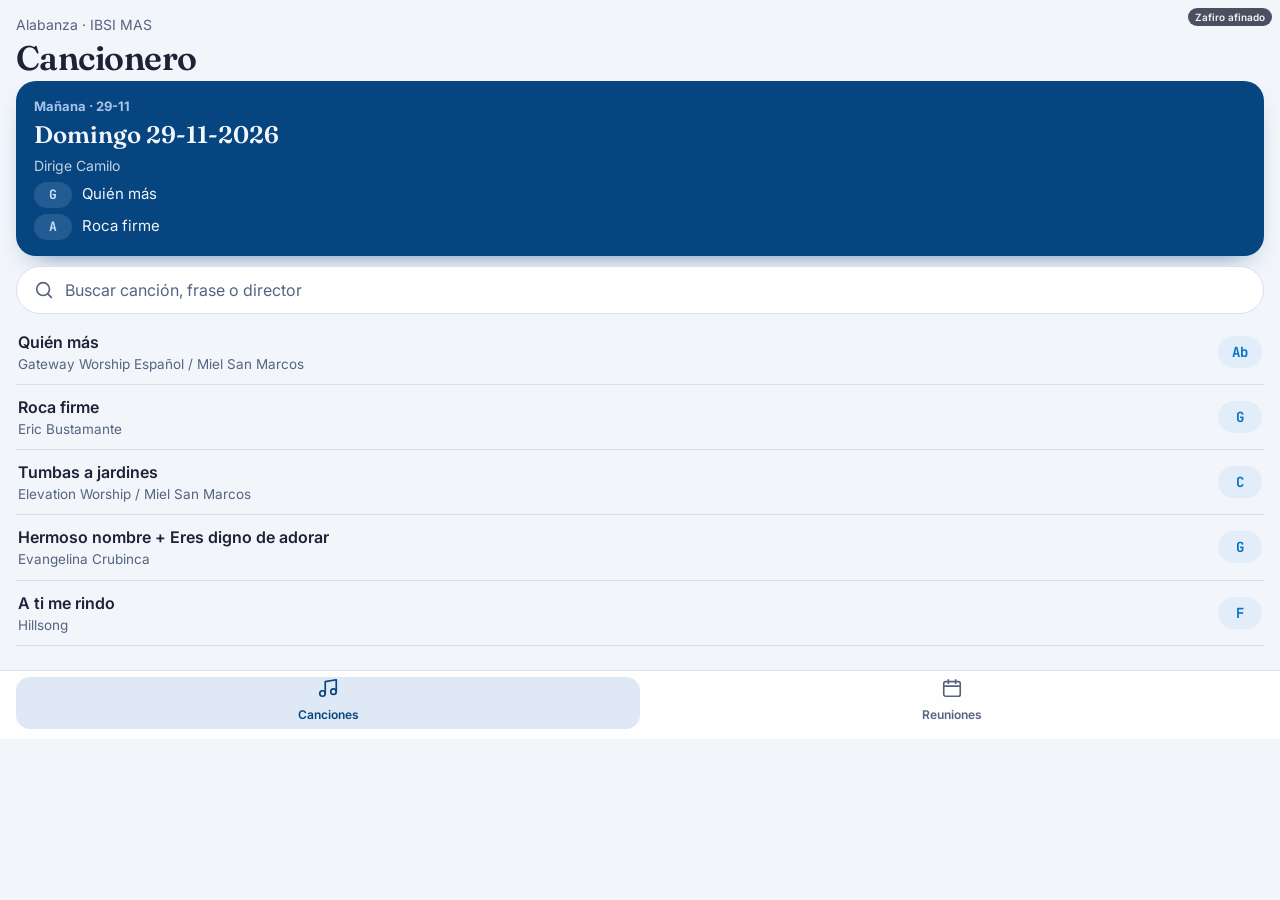
<file: referencia/propuestas/maqueta.html>
<!doctype html>
<html lang="es">
<head>
<meta charset="utf-8">
<meta name="viewport" content="width=device-width,initial-scale=1">
<title>Cancionero · propuestas</title>
<!-- Maqueta estática de las 3 direcciones visuales (no es la app). Uso: maqueta.html?d=1|2|3&p=lista|cancion|reunion -->
<link rel="preconnect" href="https://fonts.googleapis.com">
<link rel="preconnect" href="https://fonts.gstatic.com" crossorigin>
<link href="https://fonts.googleapis.com/css2?family=Fraunces:opsz,wght@9..144,600&family=Inter:wght@400;500;600;700&family=JetBrains+Mono:wght@500;700&family=Atkinson+Hyperlegible:wght@400;700&family=IBM+Plex+Mono:wght@500;600;700&family=Newsreader:opsz,wght@6..72,500;6..72,600&family=Source+Sans+3:wght@400;500;600;700&display=swap" rel="stylesheet">
<style>
/* ============ Base común ============ */
* { box-sizing: border-box; min-width: 0; }
body { margin: 0; background: var(--bg); color: var(--ink); font: 16px/1.5 var(--f-ui); -webkit-font-smoothing: antialiased; }
::selection { background: var(--ch-soft); color: var(--ink); }
button { font: inherit; color: inherit; border: 0; background: none; padding: 0; cursor: pointer; }
svg.i { width: 22px; height: 22px; fill: none; stroke: currentColor; stroke-width: 1.8; stroke-linecap: round; stroke-linejoin: round; flex: none; }
.app { min-height: 100dvh; display: flex; flex-direction: column; }
main { flex: 1; padding: 14px var(--gut) 24px; }
.screen { display: none; } .screen.on { display: block; }
.back { display: inline-flex; align-items: center; gap: 4px; min-height: 44px; color: var(--acc); font-weight: 600; }
.key { font: 700 var(--key-fs) var(--f-mono); color: var(--ch); background: var(--ch-soft); border-radius: var(--r-key); min-width: 44px; height: 32px; padding: 0 10px; display: inline-flex; align-items: center; justify-content: center; letter-spacing: -.01em; }
.key.up { background: var(--key-up); color: var(--on-key); }
.row { display: flex; align-items: center; gap: 12px; min-height: 60px; padding: 10px 2px; border-bottom: 1px solid var(--line); }
.row .tx { flex: 1; display: grid; }
.row b { font-weight: 600; } .row small { color: var(--mute); font-size: 13.5px; white-space: nowrap; overflow: hidden; text-overflow: ellipsis; }
.search { display: flex; align-items: center; gap: 10px; height: 48px; padding: 0 16px; border: 1px solid var(--line); background: var(--card); border-radius: var(--r-input); color: var(--mute); margin: 8px 0 6px; }
.tabs { position: sticky; bottom: 0; display: grid; grid-template-columns: 1fr 1fr; padding: 6px var(--gut) 10px; background: var(--bar); border-top: 1px solid var(--line); }
.tabs button { display: grid; justify-items: center; gap: 2px; min-height: 52px; font-size: 12px; font-weight: 600; color: var(--mute); border-radius: var(--r-card); }
.tabs button.on { color: var(--acc); background: var(--acc-soft); }
/* Hoja de la canción */
.sheet { font-size: var(--sheet-fs); line-height: 1.3; }
.parte + .parte { margin-top: 1.05em; }
.sec { display: flex; align-items: baseline; gap: .7em; font: var(--sec-w) .82em var(--f-ui); color: var(--sec); letter-spacing: var(--sec-ls); text-transform: var(--sec-tt); margin-bottom: .2em; }
.sec .mod { color: var(--ch); font-family: var(--f-mono); font-weight: 700; text-transform: none; letter-spacing: 0; }
.ln { display: flex; flex-wrap: wrap; align-items: flex-end; margin-bottom: .12em; font-family: var(--f-lyric); }
.sg { display: inline-flex; flex-direction: column; white-space: pre; }
.sg b { font: 700 .92em/1.25 var(--f-chord); color: var(--ch); min-height: 1.25em; width: 0; overflow: visible; white-space: nowrap; }
.rep { color: var(--sec); font: var(--sec-w) .82em var(--f-ui); letter-spacing: var(--sec-ls); text-transform: var(--sec-tt); }
.head { display: flex; gap: 14px; justify-content: space-between; align-items: flex-start; margin: 2px 0 14px; }
.title { font: var(--title-w) var(--title-fs)/1.08 var(--f-title); letter-spacing: var(--title-ls); margin: 2px 0 4px; text-wrap: balance; }
.meta { color: var(--mute); font-size: 14px; margin: 0; }
.dir { font-size: 14px; font-weight: 600; margin: 4px 0 0; }
.fin { margin-top: 22px; display: grid; grid-template-columns: 1fr 1fr; gap: 10px; }
.fin button { min-height: 64px; border: 1px solid var(--line); border-radius: var(--r-card); background: var(--card); text-align: left; padding: 10px 14px; display: grid; }
.fin small { color: var(--mute); font-size: 12.5px; } .fin .nx { text-align: right; border-color: var(--acc); }
/* Reunión */
.rhead { margin: 2px 0 12px; }
.actions { display: flex; gap: 8px; margin: 10px 0 14px; }
.btn { min-height: 44px; padding: 0 14px; border-radius: var(--r-btn); font-weight: 600; font-size: 14px; display: inline-flex; align-items: center; gap: 6px; }
.btn.neutral { border: 1px solid var(--line); background: var(--card); }
.btn.quiet { color: var(--danger); margin-left: auto; padding: 0 6px; }
.btn.primary { background: var(--acc); color: var(--on-acc); }
.n { width: 28px; height: 28px; border-radius: 50%; display: grid; place-items: center; background: var(--acc-soft); color: var(--acc); font: 700 13px var(--f-ui); flex: none; }
.chev { color: var(--mute); }
/* Etiqueta de dirección (solo maqueta) */
.tag { position: fixed; right: 8px; top: 8px; z-index: 9; font: 600 10px/1 var(--f-ui); padding: 4px 7px; border-radius: 99px; background: var(--ink); color: var(--bg); opacity: .78; }

/* ============ 1 · Zafiro afinado (evolución) ============ */
[data-d="1"] {
  --f-ui: Inter, system-ui, sans-serif; --f-lyric: Inter, system-ui, sans-serif; --f-title: Fraunces, Georgia, serif; --f-mono: "JetBrains Mono", monospace; --f-chord: Inter, sans-serif;
  --bg: #f2f5fa; --card: #fff; --bar: rgba(255,255,255,.94); --ink: #1d2236; --mute: #566380; --line: #d8e0ec;
  --ch: #0474c4; --ch-soft: #e2edf9; --acc: #06457f; --acc-soft: #dfe8f5; --on-acc: #fff; --sec: #c2410c; --danger: #b42318; --key-up: #0474c4; --on-key: #fff;
  --r-key: 99px; --r-btn: 12px; --r-card: 14px; --r-input: 99px; --gut: 16px; --key-fs: 14px;
  --title-w: 600; --title-fs: 30px; --title-ls: -.01em; --sec-w: 600; --sec-ls: 0; --sec-tt: none; --sheet-fs: 16px;
}
@media (prefers-color-scheme: dark) { [data-d="1"] {
  --bg: #1c2031; --card: #262b40; --bar: rgba(38,43,64,.94); --ink: #e8ecf5; --mute: #9aa6c0; --line: #353d58;
  --ch: #7fb6f2; --ch-soft: #243655; --acc: #c9d9f2; --acc-soft: #323a57; --on-acc: #1c2031; --sec: #ff9a5c; --danger: #ff6b5e; --key-up: #7fb6f2; --on-key: #14192a;
} }
[data-d="1"] .stamp { display: grid; justify-items: center; min-width: 66px; padding: 7px 10px 6px; border-radius: 14px; background: var(--ch-soft); color: var(--ch); }
[data-d="1"] .stamp b { font: 700 28px/1 var(--f-mono); } [data-d="1"] .stamp small { font-size: 11px; font-weight: 600; }
[data-d="1"] .ctl { display: grid; grid-template-columns: auto 1fr auto; gap: 8px; align-items: center; margin: 0 0 16px; }
[data-d="1"] .seg { display: inline-flex; align-items: center; border: 1px solid var(--line); background: var(--card); border-radius: 12px; height: 44px; }
[data-d="1"] .seg button { height: 42px; min-width: 42px; padding: 0 8px; font-weight: 600; font-size: 14px; }
[data-d="1"] .seg .cur { font: 700 16px var(--f-mono); color: var(--ch); min-width: 44px; border-inline: 1px solid var(--line); }
[data-d="1"] .seg button:disabled { color: var(--mute); opacity: .6; }
[data-d="1"] .vista { justify-self: end; }
[data-d="1"] .hero { background: #06457f; color: #f2f5fa; border-radius: 20px; padding: 16px 18px; margin: 4px 0 10px; display: grid; gap: 6px; box-shadow: 0 12px 28px -18px rgba(6,69,127,.9); }
[data-d="1"] .hero .when { font-weight: 700; font-size: 13px; color: #a8c4ec; }
[data-d="1"] .hero .nm { font: 600 24px/1.1 var(--f-title); }
[data-d="1"] .hero .key { background: rgba(168,196,236,.18); color: #cfe0f7; height: 26px; min-width: 38px; font-size: 13px; }
[data-d="1"] .hero .s { display: flex; gap: 10px; align-items: center; font-size: 15px; }
[data-d="1"] .brand { font: 600 34px/1.05 var(--f-title); letter-spacing: -.015em; margin: 6px 0 2px; }

/* ============ 2 · Escenario (alto contraste, de noche primero) ============ */
[data-d="2"] {
  --f-ui: "Atkinson Hyperlegible", system-ui, sans-serif; --f-lyric: "Atkinson Hyperlegible", sans-serif; --f-title: "Atkinson Hyperlegible", sans-serif; --f-mono: "IBM Plex Mono", monospace; --f-chord: "IBM Plex Mono", monospace;
  --bg: #fbfbf8; --card: #fff; --bar: #fff; --ink: #0d1020; --mute: #4d566b; --line: #cfd4de;
  --ch: #0050b3; --ch-soft: #dde9fb; --acc: #0d1020; --acc-soft: #e7e9ef; --on-acc: #fff; --sec: #b23b00; --danger: #b42318; --key-up: #0050b3; --on-key: #fff;
  --r-key: 6px; --r-btn: 8px; --r-card: 8px; --r-input: 8px; --gut: 14px; --key-fs: 15px;
  --title-w: 700; --title-fs: 30px; --title-ls: -.02em; --sec-w: 700; --sec-ls: .06em; --sec-tt: uppercase; --sheet-fs: 17px;
}
@media (prefers-color-scheme: dark) { [data-d="2"] {
  --bg: #0b0c10; --card: #15171e; --bar: #15171e; --ink: #f4f1e8; --mute: #a3a7b4; --line: #2a2d38;
  --ch: #6cc4ff; --ch-soft: #13263a; --acc: #f4f1e8; --acc-soft: #23262f; --on-acc: #0b0c10; --sec: #ffb347; --danger: #ff6b5e; --key-up: #6cc4ff; --on-key: #0b0c10;
} }
[data-d="2"] .stamp { display: grid; justify-items: center; min-width: 64px; padding: 6px 8px; border: 2px solid var(--ch); border-radius: 8px; color: var(--ch); }
[data-d="2"] .stamp b { font: 700 30px/1 var(--f-mono); } [data-d="2"] .stamp small { font: 700 10px var(--f-ui); letter-spacing: .08em; text-transform: uppercase; }
[data-d="2"] .sg b { font-weight: 700; }
[data-d="2"] .dock { position: sticky; bottom: 0; display: grid; grid-template-columns: 52px 1fr 52px 52px 52px; gap: 6px; padding: 8px var(--gut) 12px; background: var(--bar); border-top: 2px solid var(--line); }
[data-d="2"] .dock button { height: 52px; border-radius: 8px; border: 1px solid var(--line); font-weight: 700; font-size: 15px; display: grid; place-items: center; }
[data-d="2"] .dock .cur { font: 700 22px var(--f-mono); color: var(--ch); border-color: var(--ch); line-height: 1; display: grid; }
[data-d="2"] .dock .cur small { font: 700 9px var(--f-ui); letter-spacing: .08em; color: var(--mute); }
[data-d="2"] .brand { font: 700 30px/1 var(--f-title); letter-spacing: -.02em; margin: 8px 0 2px; }
[data-d="2"] .hero { border: 2px solid var(--ink); border-radius: 8px; padding: 14px; margin: 6px 0 10px; display: grid; gap: 6px; }
[data-d="2"] .hero .when { font: 700 12px var(--f-ui); letter-spacing: .08em; text-transform: uppercase; color: var(--sec); }
[data-d="2"] .hero .nm { font: 700 22px/1.1 var(--f-title); }
[data-d="2"] .hero .s { display: flex; gap: 10px; align-items: center; font-size: 16px; }
[data-d="2"] .hero .key { height: 28px; min-width: 40px; }
[data-d="2"] .row b { font-weight: 700; font-size: 17px; }
[data-d="2"] .n { border-radius: 6px; background: var(--ink); color: var(--bg); }

/* ============ 3 · Cuaderno (papel, como la hoja impresa) ============ */
[data-d="3"] {
  --f-ui: "Source Sans 3", system-ui, sans-serif; --f-lyric: "Source Sans 3", sans-serif; --f-title: Newsreader, Georgia, serif; --f-mono: "Source Sans 3", sans-serif; --f-chord: "Source Sans 3", sans-serif;
  --bg: #f6f2e9; --card: #fffdf8; --bar: #fffdf8; --ink: #22201c; --mute: #6b655a; --line: #e2dccd;
  --ch: #1f4fa3; --ch-soft: #e3e9f4; --acc: #1f4fa3; --acc-soft: #e9e5da; --on-acc: #fff; --sec: #b0471f; --danger: #a8321c; --key-up: #1f4fa3; --on-key: #fff;
  --r-key: 4px; --r-btn: 10px; --r-card: 12px; --r-input: 12px; --gut: 18px; --key-fs: 15px;
  --title-w: 600; --title-fs: 32px; --title-ls: -.015em; --sec-w: 600; --sec-ls: 0; --sec-tt: none; --sheet-fs: 16.5px;
}
@media (prefers-color-scheme: dark) { [data-d="3"] {
  --bg: #191714; --card: #221f1b; --bar: #221f1b; --ink: #ece6d8; --mute: #a59d8d; --line: #37322a;
  --ch: #8db3f0; --ch-soft: #24304a; --acc: #8db3f0; --acc-soft: #2d2923; --on-acc: #191714; --sec: #f0946a; --danger: #ff7a5e; --key-up: #8db3f0; --on-key: #191714;
} }
[data-d="3"] .key { background: transparent; border: 1.5px solid currentColor; height: 30px; font-weight: 700; }
[data-d="3"] .key.up { background: var(--key-up); border-color: var(--key-up); }
[data-d="3"] .key::before { content: "["; opacity: .45; margin-right: 1px; } [data-d="3"] .key::after { content: "]"; opacity: .45; margin-left: 1px; }
[data-d="3"] .stamp { text-align: right; } [data-d="3"] .stamp b { display: block; font: 600 40px/1 var(--f-title); color: var(--ch); } [data-d="3"] .stamp small { font-size: 12px; color: var(--mute); }
[data-d="3"] .sec { font-family: var(--f-title); font-style: italic; font-size: .9em; }
[data-d="3"] .rep { font-family: var(--f-title); font-style: italic; }
[data-d="3"] .pill { position: sticky; bottom: 14px; margin: 0 auto; width: max-content; display: flex; align-items: center; gap: 2px; padding: 4px; border-radius: 99px; background: var(--ink); color: var(--bg); box-shadow: 0 10px 24px -10px rgba(0,0,0,.45); }
[data-d="3"] .pill button { height: 44px; min-width: 44px; padding: 0 12px; border-radius: 99px; font-weight: 600; font-size: 15px; }
[data-d="3"] .pill .cur { background: var(--bg); color: var(--ch); font: 700 17px var(--f-ui); min-width: 56px; }
[data-d="3"] .pill .sep { width: 1px; height: 22px; background: currentColor; opacity: .2; margin: 0 4px; }
[data-d="3"] .brand { font: 600 36px/1 var(--f-title); letter-spacing: -.02em; margin: 6px 0 2px; }
[data-d="3"] .hero { border-top: 2px solid var(--ink); border-bottom: 1px solid var(--line); padding: 12px 0 14px; margin: 8px 0 8px; display: grid; gap: 6px; }
[data-d="3"] .hero .when { font: italic 600 15px var(--f-title); color: var(--sec); }
[data-d="3"] .hero .nm { font: 600 26px/1.05 var(--f-title); }
[data-d="3"] .hero .s { display: flex; gap: 10px; align-items: center; font-size: 16px; }
[data-d="3"] .row b { font: 600 18px/1.25 var(--f-title); }
[data-d="3"] .search { background: transparent; }
[data-d="3"] .n { background: none; color: var(--sec); font: italic 600 20px var(--f-title); width: 24px; }
</style>
</head>
<body>
<div class="app" id="app">
  <span class="tag" id="tag"></span>

  <!-- ===== Lista de canciones ===== -->
  <section class="screen" data-p="lista">
    <main>
      <div class="meta">Alabanza · IBSI MAS</div>
      <h1 class="brand">Cancionero</h1>
      <div class="hero">
        <span class="when">Mañana · 29-11</span>
        <span class="nm">Domingo 29-11-2026</span>
        <span class="meta hero-dir" style="color:inherit;opacity:.8">Dirige Camilo</span>
        <span class="s"><span class="key">G</span>Quién más</span>
        <span class="s"><span class="key">A</span>Roca firme</span>
      </div>
      <div class="search"><svg class="i" viewBox="0 0 24 24"><circle cx="11" cy="11" r="7"/><path d="m20 20-3.5-3.5"/></svg>Buscar canción, frase o director</div>
      <div class="row"><div class="tx"><b>Quién más</b><small>Gateway Worship Español / Miel San Marcos</small></div><span class="key">Ab</span></div>
      <div class="row"><div class="tx"><b>Roca firme</b><small>Eric Bustamante</small></div><span class="key">G</span></div>
      <div class="row"><div class="tx"><b>Tumbas a jardines</b><small>Elevation Worship / Miel San Marcos</small></div><span class="key">C</span></div>
      <div class="row"><div class="tx"><b>Hermoso nombre + Eres digno de adorar</b><small>Evangelina Crubinca</small></div><span class="key">G</span></div>
      <div class="row"><div class="tx"><b>A ti me rindo</b><small>Hillsong</small></div><span class="key">F</span></div>
    </main>
    <nav class="tabs"><button class="on"><svg class="i" viewBox="0 0 24 24"><path d="M9 18V5l12-2v13"/><circle cx="6" cy="18" r="3"/><circle cx="18" cy="16" r="3"/></svg>Canciones</button><button><svg class="i" viewBox="0 0 24 24"><rect x="3" y="5" width="18" height="16" rx="2"/><path d="M3 10h18M8 3v4M16 3v4"/></svg>Reuniones</button></nav>
  </section>

  <!-- ===== Canción en Músico ===== -->
  <section class="screen" data-p="cancion">
    <main>
      <span class="back">← Domingo 29-11-2026</span>
      <div class="head"><div><h2 class="title">Quién más</h2><p class="meta">Gateway Worship Español · Tono habitual Ab · 68 BPM</p><p class="dir">Dirige Camilo</p></div>
        <div class="stamp"><b>G</b><small>Reunión</small></div></div>
      <!-- Dirección 1: barra en una fila que entra (transporte agrupado + "Vista") -->
      <div class="ctl d1only"><span class="seg"><button aria-label="Bajar medio tono">−½</button><button class="cur">G</button><button aria-label="Subir medio tono">+½</button></span>
        <span class="seg"><button disabled>Orig.</button></span>
        <span class="seg vista"><button style="display:inline-flex;gap:6px;align-items:center;padding:0 12px"><svg class="i" viewBox="0 0 24 24" style="width:18px;height:18px"><path d="M4 7h16M4 12h10M4 17h7"/></svg>Vista</button></span></div>
      <div class="sheet">
        <div class="parte"><div class="sec">[Coro]</div>
          <div class="ln"><span class="sg"><b>G</b>//Quién más es digno </span><span class="sg"><b></b>quién más es </span><span class="sg"><b>C/A</b>digno</span></div>
          <div class="ln"><span class="sg"><b></b>No hay </span><span class="sg"><b>G/E</b>nadie, solo </span><span class="sg"><b>C9</b>Tú, Cristo//</span></div></div>
        <div class="parte"><div class="sec">[Estrofa 1] <span class="mod">↑ Ab</span></div>
          <div class="ln"><span class="sg"><b></b>Un </span><span class="sg"><b>Ab</b>instrumento soy de exal</span><span class="sg"><b>Ebsus4</b>tación</span></div>
          <div class="ln"><span class="sg"><b></b>Y </span><span class="sg"><b>Ab/F</b>yo nací </span><span class="sg"><b>Eb11</b>para tu </span><span class="sg"><b>C#9</b>nombre levantar</span></div>
          <div class="ln"><span class="sg"><b></b>Tú es</span><span class="sg"><b>Ab</b>cuchas el cantar de la crea</span><span class="sg"><b>Eb4</b>ción</span></div></div>
        <div class="parte"><span class="rep">[Coro] x2</span></div>
        <div class="parte"><div class="sec">[Puente] x4</div>
          <div class="ln"><span class="sg"><b>C#9</b>Cordero ungido, </span><span class="sg"><b>Eb2</b>reinará</span></div>
          <div class="ln"><span class="sg"><b>Ab/F</b>Sentado en el trono </span><span class="sg"><b>Ab</b>está, </span><span class="sg"><b>Eb/G</b>Santo</span></div></div>
      </div>
      <div class="fin"><button><small>← Anterior</small>—</button><button class="nx"><small>Siguiente →</small>Roca firme</button></div>
    </main>
    <!-- Dirección 2: dock fijo abajo, al alcance del pulgar -->
    <div class="dock d2only"><button aria-label="Bajar medio tono">−½</button><button class="cur">G<small>REUNIÓN</small></button><button aria-label="Subir medio tono">+½</button><button>A±</button><button aria-label="Más opciones"><svg class="i" viewBox="0 0 24 24"><circle cx="5" cy="12" r="1"/><circle cx="12" cy="12" r="1"/><circle cx="19" cy="12" r="1"/></svg></button></div>
    <!-- Dirección 3: píldora flotante -->
    <div class="pill d3only"><button aria-label="Bajar medio tono">−½</button><button class="cur">G</button><button aria-label="Subir medio tono">+½</button><span class="sep"></span><button>Aa</button><button>Letra</button></div>
  </section>

  <!-- ===== Reunión ===== -->
  <section class="screen" data-p="reunion">
    <main>
      <span class="back">← Reuniones</span>
      <div class="rhead"><h2 class="title">Domingo 29-11-2026</h2><p class="meta">Dirige Camilo · 4 canciones</p></div>
      <div class="actions"><button class="btn primary"><svg class="i" viewBox="0 0 24 24" style="width:18px;height:18px"><rect x="3" y="4" width="18" height="16" rx="2"/><path d="M8 4v10M12 4v10M16 4v10"/></svg>Músico</button><button class="btn neutral">Editar</button><button class="btn neutral">Imprimir</button><button class="btn quiet">Borrar</button></div>
      <div class="row"><span class="n">1</span><div class="tx"><b>Quién más</b><small>Dirige Camilo · orden modificado</small></div><span class="key">G</span></div>
      <div class="row"><span class="n">2</span><div class="tx"><b>Roca firme</b><small>Dirige Virgi</small></div><span class="key up">↑ A</span></div>
      <div class="row"><span class="n">3</span><div class="tx"><b>Tumbas a jardines</b><small>Dirige Camilo</small></div><span class="key">C</span></div>
      <div class="row"><span class="n">4</span><div class="tx"><b>Hermoso nombre + Eres digno</b><small>Medley · Dirige Kelly</small></div><span class="key">G</span></div>
    </main>
    <nav class="tabs"><button><svg class="i" viewBox="0 0 24 24"><path d="M9 18V5l12-2v13"/><circle cx="6" cy="18" r="3"/><circle cx="18" cy="16" r="3"/></svg>Canciones</button><button class="on"><svg class="i" viewBox="0 0 24 24"><rect x="3" y="5" width="18" height="16" rx="2"/><path d="M3 10h18M8 3v4M16 3v4"/></svg>Reuniones</button></nav>
  </section>
</div>
<script>
  const q = new URLSearchParams(location.search), d = q.get('d') || '1', p = q.get('p') || 'lista';
  document.documentElement.dataset.d = d;
  document.querySelector(`[data-p="${p}"]`).classList.add('on');
  document.querySelectorAll('.d1only,.d2only,.d3only').forEach(e => { if (!e.classList.contains('d' + d + 'only')) e.remove(); });
  document.getElementById('tag').textContent = { 1: 'Zafiro afinado', 2: 'Escenario', 3: 'Cuaderno' }[d];
</script>
</body>
</html>
</file>
<file: css/app.css>
/* Cancionero — paleta "Sapphire nightfall": #0474C4 · #5379AE · #2C444C · #A8C4EC · #06457F · #262B40.
   --acc es el azul principal (botones, pestaña activa, enlaces); --sec el naranja, solo para los títulos de sección.
   Acordes en azul. Fraunces títulos, Inter texto, JetBrains Mono para tonos y cifrados. */
:root {
  color-scheme: light;
  --bg: #f2f5fa; --card: #ffffff; --ink: #1d2236; --mute: #5a6782; --line: #d8e0ec;
  --ch: #0474c4; --ch-soft: #e2edf9; --acc: #06457f; --acc-soft: #dfe8f5; --sec: #c2410c; --danger: #b42318;
  --hero: #06457f; --hero-ink: #f2f5fa; --hero-chip: #a8c4ec;
  --r-sm: 8px; --r: 12px;
  --gut: max(4.5vw, 16px);
  --ease: cubic-bezier(.2, .7, .2, 1);
  --on-acc: #fff; --on-danger: #fff; --on-hero-chip: #06457f; --hero-line: rgba(255, 255, 255, .14); --hero-chip-bg: rgba(168, 196, 236, .2);
  --key-up: #0474c4; --on-key-up: #fff; --key-dn: #06457f; --on-key-dn: #fff; --sel: #0474c4; --on-sel: #fff;
  --ok: #2f9e5b; --swipe: #c0392b; --veil: rgba(20, 24, 40, .38);
  --sh-hero: rgba(6, 69, 127, .8); --sh-lift: rgba(6, 69, 127, .45); --sh-sugg: rgba(6, 69, 127, .5); --sh-pop: rgba(29, 34, 54, .5);
  --print-paper: #fff; --print-ink: #000; --print-mute: #444; --print-ch: #0a3d8f;
}
@media (prefers-color-scheme: dark) {
  :root:not([data-theme="light"]) {
    color-scheme: dark;
    --bg: #1c2031; --card: #262b40; --ink: #e8ecf5; --mute: #9aa6c0; --line: #353d58;
    --ch: #a8c4ec; --ch-soft: #2d3a5c; --acc: #a8c4ec; --acc-soft: #2d3a5c; --sec: #ff9a5c; --danger: #ff6b5e;
    --hero: #06457f; --hero-ink: #f2f5fa; --hero-chip: #a8c4ec;
    --on-acc: #1c2031; --key-up: #a8c4ec; --on-key-up: #1c2031; --key-dn: #5379ae; --on-key-dn: #fff; --sel: #a8c4ec; --on-sel: #1c2031;
  }
}
:root[data-theme="dark"] {
  color-scheme: dark;
  --bg: #1c2031; --card: #262b40; --ink: #e8ecf5; --mute: #9aa6c0; --line: #353d58;
  --ch: #a8c4ec; --ch-soft: #2d3a5c; --acc: #a8c4ec; --acc-soft: #2d3a5c; --sec: #ff9a5c; --danger: #ff6b5e;
  --hero: #06457f; --hero-ink: #f2f5fa; --hero-chip: #a8c4ec;
  --on-acc: #1c2031; --key-up: #a8c4ec; --on-key-up: #1c2031; --key-dn: #5379ae; --on-key-dn: #fff; --sel: #a8c4ec; --on-sel: #1c2031;
}

* { box-sizing: border-box; min-width: 0; }
html { -webkit-text-size-adjust: 100%; }
body { margin: 0; background: var(--bg); color: var(--ink); font: 16px/1.5 Inter, system-ui, sans-serif; overflow-x: clip; min-height: 100dvh; min-height: var(--alto, 100dvh); display: flex; flex-direction: column; }
[hidden] { display: none !important; }
button, input, select { font: inherit; color: inherit; }
button { cursor: pointer; }
button:disabled { opacity: .38; cursor: default; }
:focus-visible { outline: 3px solid var(--acc); outline-offset: 2px; border-radius: 4px; }

/* ---------- Encabezado y pestañas ---------- */
.top { display: flex; flex-direction: column; gap: 0; padding: calc(18px + env(safe-area-inset-top)) var(--gut) 2px; max-width: 900px; width: 100%; margin: 0 auto; }
.top h1 { font: 600 clamp(28px, 6vw, 38px)/1.05 Fraunces, Georgia, serif; margin: 0; letter-spacing: -.015em; }
.church { color: var(--mute); font-size: 13px; order: -1; font-weight: 500; padding-right: 48px; }
.top { position: relative; }
body[data-screen="ajustes"] .cfg { display: none; }
.gear { position: absolute; right: calc(var(--gut) - 8px); top: calc(10px + env(safe-area-inset-top)); width: 44px; height: 44px; display: grid; place-items: center; border-radius: 50%; color: var(--mute); }
.gear svg { width: 22px; height: 22px; fill: none; stroke: currentColor; stroke-width: 1.8; stroke-linecap: round; stroke-linejoin: round; }
.gear:hover, .gear:focus-visible { background: var(--acc-soft); color: var(--acc); }
body:not([data-screen="c"]):not([data-screen="r"]) .top { display: none; }

/* Barra inferior, al alcance del pulgar */
.tabs { position: sticky; bottom: 0; z-index: 5; order: 10; display: grid; grid-template-columns: 1fr 1fr; width: 100%; padding: 6px max(var(--gut), calc(50% - 300px)) calc(6px + env(safe-area-inset-bottom)); background: color-mix(in srgb, var(--card) 92%, transparent); backdrop-filter: blur(10px); -webkit-backdrop-filter: blur(10px); border-top: 1px solid var(--line); view-transition-name: tabs; }
.tabs button { display: grid; justify-items: center; gap: 2px; font-weight: 600; font-size: 12px; padding: 6px 4px; min-height: 52px; border: 0; border-radius: 14px; background: none; color: var(--mute); transition: color .15s, background-color .2s; }
.tabs svg { width: 24px; height: 24px; fill: none; stroke: currentColor; stroke-width: 1.8; stroke-linecap: round; stroke-linejoin: round; }
.tabs button.on { color: var(--acc); background: var(--acc-soft); }
.tabs button.on svg { stroke-width: 2.2; }

main { flex: 1; width: 100%; max-width: 900px; margin: 0 auto; padding: 12px var(--gut) 40px; view-transition-name: main; }
.loading { color: var(--mute); }

/* ---------- Próxima reunión (lo primero que ve la banda) ---------- */
.next { all: unset; box-sizing: border-box; cursor: pointer; display: grid; gap: 10px; width: 100%; margin: 10px 0 6px; padding: 18px 18px 16px; border-radius: 20px; background: var(--hero); color: var(--hero-ink); box-shadow: 0 12px 30px -16px var(--sh-hero); transition: transform .15s var(--ease); }
.next:active { transform: scale(.985); }
.next:focus-visible { outline: 3px solid var(--acc); outline-offset: 3px; }
.next-top { display: flex; justify-content: space-between; align-items: center; }
.next-when { padding: 3px 10px; border-radius: 99px; background: var(--hero-chip); color: var(--on-hero-chip); font-weight: 700; font-size: 13px; }
.next-date { font-size: 13px; opacity: .75; }
.next-name { font: 600 clamp(24px, 6vw, 30px)/1.1 Fraunces, Georgia, serif; }
.next-who { display: flex; align-items: center; gap: 8px; font-size: 14px; opacity: .9; }
.next-songs { display: grid; gap: 6px; padding: 10px 0 2px; border-top: 1px solid var(--hero-line); }
.next-songs span { display: flex; align-items: center; gap: 10px; font-size: 15px; }
.next-songs i { font: normal 700 13px "JetBrains Mono", monospace; min-width: 36px; text-align: center; padding: 2px 6px; border-radius: 7px; background: var(--hero-chip-bg); color: var(--hero-chip); }
.next-songs .more { opacity: .7; font-size: 14px; padding-left: 2px; }
.next-go { display: flex; align-items: center; justify-content: flex-end; gap: 2px; font-weight: 600; font-size: 14px; color: var(--hero-chip); }
.next-go svg { width: 18px; height: 18px; fill: none; stroke: currentColor; stroke-width: 2.2; stroke-linecap: round; stroke-linejoin: round; }

/* ---------- Listas ---------- */
.searchbox { position: sticky; top: 0; z-index: 2; padding: 10px 0 6px; background: var(--bg); }
.searchbox svg { position: absolute; left: 14px; top: 50%; translate: 0 -30%; width: 20px; height: 20px; fill: none; stroke: var(--mute); stroke-width: 2; stroke-linecap: round; pointer-events: none; }
.searchbox input[type=search] { padding-left: 44px; border-radius: 99px; min-height: 48px; }
input[type=search] { width: 100%; font-size: 16px; padding: 12px 14px; border: 1px solid var(--line); border-radius: 10px; background: var(--card); }
input[type=search]::placeholder { color: var(--mute); }
.list { list-style: none; padding: 0; margin: 8px 0; }
.row { all: unset; box-sizing: border-box; cursor: pointer; display: flex; align-items: center; gap: 12px; width: 100%; padding: 13px 4px; min-height: 56px; border-bottom: 1px solid var(--line); transition: background-color .15s; }
.row:hover { background: color-mix(in srgb, var(--card) 70%, transparent); }
.row:focus-visible { outline: 3px solid var(--acc); outline-offset: -3px; }
.row-main { flex: 1; display: grid; }
.row b { font-weight: 600; }
.row small { color: var(--mute); font-size: 13px; overflow: hidden; text-overflow: ellipsis; white-space: nowrap; }
.key { font: 700 14px "JetBrains Mono", ui-monospace, monospace; color: var(--ch); white-space: nowrap; min-width: 40px; text-align: center; padding: 5px 8px; border-radius: 9px; background: var(--ch-soft); }
.row > svg { flex: none; width: 20px; height: 20px; fill: none; stroke: var(--mute); stroke-width: 2; stroke-linecap: round; stroke-linejoin: round; }
.group { font: 600 18px Fraunces, Georgia, serif; margin: 22px 0 0; }
.dblock { flex: none; display: grid; justify-items: center; align-content: center; width: 52px; height: 56px; border-radius: 12px; background: var(--card); border: 1px solid var(--line); line-height: 1; }
.dblock b { font: 600 22px Fraunces, Georgia, serif; }
.dblock small { font-size: 12px; color: var(--acc); font-weight: 700; margin-top: 3px; white-space: normal; }
.av { flex: none; display: inline-grid; place-items: center; width: 28px; height: 28px; border-radius: 50%; background: var(--acc-soft); color: var(--acc); font: 700 11px Inter, sans-serif; }
.av.sm { width: 20px; height: 20px; font-size: 9.5px; margin-right: 6px; vertical-align: -5px; }
.primary.wide { width: 100%; min-height: 52px; font-size: 16px; border-radius: 14px; }
.num { flex: none; display: inline-grid; place-items: center; width: 26px; height: 26px; border-radius: 50%; background: var(--acc-soft); color: var(--acc); font: 700 13px Inter, sans-serif; margin-right: 8px; }
.empty { color: var(--mute); padding: 16px 4px; }
.note, .hint { color: var(--mute); font-size: 13px; }
.note { margin-top: 24px; }

/* ---------- Cabecera de canción y sello de tono ---------- */
.back { display: inline-flex; align-items: center; min-height: 44px; color: var(--acc); font-weight: 600; text-decoration: none; }
.songhead { display: flex; align-items: flex-start; gap: 16px; justify-content: space-between; margin: 2px 0 12px; }
.title { font: 600 clamp(24px, 4.6vw, 34px)/1.1 Fraunces, Georgia, serif; margin: 4px 0 4px; letter-spacing: -.01em; text-wrap: balance; }
.meta { color: var(--mute); font-size: 14px; margin: 0 0 4px; }
.meta b { color: var(--ink); font-weight: 600; }
.stamp { flex: none; display: grid; justify-items: center; align-content: center; min-width: 64px; padding: 6px 10px 5px; border: 2px solid var(--ch); border-radius: 10px; color: var(--ch); background: var(--ch-soft); view-transition-name: stamp; }
.stamp-k { font: 600 30px/1 Fraunces, Georgia, serif; font-variant-numeric: lining-nums; }
.stamp-l { font-size: 11px; font-weight: 600; margin-top: 2px; opacity: .85; }

.ask { margin: 18px 0 6px; font-weight: 500; }
.mode { display: grid; grid-template-columns: 1fr 1fr; gap: 12px; margin: 8px 0 18px; }
.mode button { display: grid; gap: 4px; justify-items: start; text-align: left; padding: 18px 16px; min-height: 132px; border-radius: 18px; border: 1px solid var(--line); background: var(--card); transition: border-color .15s, transform .12s var(--ease); }
.mode svg { width: 34px; height: 34px; padding: 7px; box-sizing: content-box; border-radius: 14px; fill: none; stroke-width: 1.8; stroke-linecap: round; stroke-linejoin: round; margin-bottom: 6px; }
.mode [data-mode="c"] svg { stroke: var(--acc); background: var(--acc-soft); }
.mode [data-mode="m"] svg { stroke: var(--ch); background: var(--ch-soft); }
.modebtn { display: inline-flex; align-items: center; gap: 6px; }
.modebtn svg { width: 18px; height: 18px; fill: none; stroke: currentColor; stroke-width: 2; stroke-linecap: round; stroke-linejoin: round; }
.mode button:hover { border-color: var(--acc); }
.mode button:active { transform: scale(.98); }
.mode-t { font: 600 20px Fraunces, Georgia, serif; }
.mode small { color: var(--mute); font-size: 13px; }

.hist { display: grid; gap: 6px; padding: 12px 14px; background: var(--card); border: 1px solid var(--line); border-radius: 10px; font-size: 15px; }
.hist.empty { color: var(--mute); font-size: 14px; }
.hist-row > span:first-child, .hist label > span { color: var(--mute); font-size: 13px; margin-right: 6px; }
.hist .pp { display: flex; flex-wrap: wrap; gap: 8px; align-items: center; padding-top: 8px; border-top: 1px solid var(--line); }
.hist select { padding: 8px; border: 1px solid var(--line); border-radius: var(--r-sm); background: var(--bg); min-height: 40px; }
.kc { color: var(--ch); font-family: "JetBrains Mono", monospace; }
.sub { color: var(--mute); font-size: 13px; }

/* ---------- Controles compactos (una fila, no fijos) ---------- */
.ctl { display: flex; gap: 3px; align-items: center; flex-wrap: nowrap; overflow-x: auto; margin: 0 0 14px; padding: 2px 0; scrollbar-width: none; }
.ctl::-webkit-scrollbar { display: none; }
.ctl button { flex: none; font-weight: 600; font-size: 12.5px; height: 36px; min-width: 34px; padding: 0 6px; border-radius: var(--r-sm); border: 1px solid var(--line); background: var(--card); transition: background-color .12s, transform .1s; }
.ctl button:active:not(:disabled) { transform: scale(.94); background: var(--ch-soft); }
.ctl .now { flex: none; font: 700 15px "JetBrains Mono", monospace; color: var(--ch); min-width: 32px; text-align: center; }
.ctl .sp { flex: 1 0 2px; }

/* ---------- Hoja ---------- */
.lines { font-family: "JetBrains Mono", ui-monospace, monospace; font-size: var(--fs, 16px); line-height: 1.35; overflow-x: auto; padding-bottom: 8px; }
.lines div { white-space: pre; min-height: 1.35em; }
.lines .ch, .lines .mix { color: var(--ch); font-weight: 700; }
.lines .pair { white-space: normal; display: flex; flex-wrap: nowrap; align-items: flex-end; font-family: Inter, system-ui, sans-serif; margin-bottom: .15em; }
.lines.wrap .pair { flex-wrap: wrap; }
.lines .w { display: inline-flex; align-items: flex-end; white-space: pre; }
.lines .sg { display: inline-flex; flex-direction: column; white-space: pre; }
.lines .sg b { color: var(--ch); font-weight: 700; min-height: 1.3em; font-size: .95em; width: 0; overflow: visible; white-space: nowrap; }
.lines .sg > span { min-height: 1.35em; }
.lines .mix.at { font-family: Inter, system-ui, sans-serif; white-space: pre-wrap; }
.lines .sec { font-family: Inter, sans-serif; font-weight: 600; color: var(--sec); margin-top: .8em; font-size: .85em; }
.lines .sec:first-child { margin-top: 0; }
.lines .parte + .parte { margin-top: 1.1em; }
.lines .parte > .sec:first-child { margin-top: 0; }
.lines .sec.inl { display: flex; flex-wrap: nowrap; gap: .2em 1em; align-items: baseline; white-space: nowrap; width: max-content; max-width: none; }
.lines .sec.inl .ch, .lines .sec.inl .mix { font-family: "JetBrains Mono", ui-monospace, monospace; font-size: calc(1em / .85); white-space: pre; }
.lines .modi { font-family: Inter, sans-serif; font-weight: 700; font-size: .95em; color: var(--acc); }
.lines .sec .modi { font-size: 1em; }
.lines .sec.cacl { display: flex; flex-wrap: wrap; gap: 0 .6em; align-items: baseline; white-space: normal; }
.lines .sec.cacl .tit { display: inline-flex; gap: 1em; align-items: baseline; white-space: nowrap; }
.lines .sec .acl { font-family: "JetBrains Mono", ui-monospace, monospace; font-weight: 400; font-size: .74em; color: var(--ink); white-space: pre-wrap; min-width: 0; }
.lines.singer .sec .acl { font-family: Inter, system-ui, sans-serif; font-size: .85em; }
#print .sec .acl { color: var(--print-ink); font-weight: 400; }
.lines .gap { min-height: .4em; }
.lines .medsep { font-family: Fraunces, Georgia, serif; font-weight: 700; font-size: 1.05em; color: var(--ink); border-top: 1px solid var(--line); padding-top: .5em; margin: 1.4em 0 .5em; white-space: normal; }
.lines .medsep:first-child { border-top: 0; padding-top: 0; margin-top: 0; }
.lines.singer { font-family: Inter, system-ui, sans-serif; line-height: 1.5; }
.lines.singer div { white-space: pre-wrap; }
.lines.singer .sec { font-size: .7em; margin-top: 1em; }
.lines.singer.measure div { white-space: pre; width: max-content; }

/* Anterior / Siguiente */
.sheetend { margin-top: 24px; }
.sheetend button { font-weight: 600; font-size: 14px; min-height: 44px; padding: 0 16px; border-radius: var(--r-sm); border: 1px solid var(--line); background: var(--card); color: var(--ink); }
.snav { display: grid; grid-template-columns: 1fr 1fr; gap: 10px; margin: 32px 0 8px; }
.snav button { display: grid; gap: 2px; align-content: center; text-align: left; padding: 14px; min-height: 72px; border-radius: var(--r); border: 1px solid var(--line); background: var(--card); font-weight: 600; transition: transform .12s var(--ease), border-color .15s; }
.snav button:active { transform: scale(.98); }
.snav small { font-size: 13px; font-weight: 500; color: var(--mute); }
.snav .nx { text-align: right; border-color: var(--acc); }
.snav .nx small { color: var(--acc); }

/* ---------- Botones y formularios ---------- */
.primary { font-weight: 600; font-size: 15px; min-height: 44px; padding: 0 18px; border-radius: 10px; border: 0; background: var(--acc); color: var(--on-acc); margin: 12px 0; transition: transform .1s, filter .15s; }
.primary:active { transform: scale(.98); }
.danger { font-weight: 600; font-size: 14px; min-height: 40px; padding: 0 12px; border-radius: var(--r-sm); border: 0; background: var(--danger); color: var(--on-danger); }
.err { color: var(--danger); font-size: 14px; margin: 0; }
.err:empty { display: none; }

.form { display: grid; gap: 12px; max-width: 480px; margin: 14px 0; }
.form label { display: grid; gap: 4px; font-size: 14px; color: var(--mute); }
.form input, .form select, .edr select { font-size: 16px; padding: 10px; min-height: 44px; border: 1px solid var(--line); border-radius: var(--r-sm); background: var(--card); color: var(--ink); }
.form > button:not(.primary) { font-weight: 600; font-size: 14px; min-height: 44px; border-radius: var(--r-sm); border: 1px solid var(--line); background: var(--card); }
.newp { display: flex; gap: 4px; align-items: center; }
.newp input { font-size: 16px; padding: 9px; min-height: 44px; border: 1px solid var(--line); border-radius: var(--r-sm); background: var(--card); width: 160px; }
.newp button { font-weight: 600; font-size: 13px; height: 44px; min-width: 44px; border-radius: var(--r-sm); border: 1px solid var(--line); background: var(--card); }

.askf { display: flex; gap: 8px; flex-wrap: wrap; align-items: center; margin: 4px 0 10px; padding: 10px 12px; border: 1px solid var(--line); border-radius: 10px; background: var(--card); }
.askf input { font-size: 16px; padding: 8px 10px; min-height: 40px; border: 1px solid var(--line); border-radius: var(--r-sm); background: var(--bg); width: 130px; letter-spacing: .3em; }
.askf input::placeholder { letter-spacing: normal; }
.askf .primary { margin: 0; min-height: 40px; }
.askf button:not(.primary):not(.danger) { font-weight: 600; font-size: 14px; min-height: 40px; padding: 0 12px; border-radius: var(--r-sm); border: 1px solid var(--line); background: var(--bg); }
.askf.confirm { display: block; }
.askf.confirm.peligro { border-color: var(--danger); }
.askf.confirm .cq { margin: 0 0 10px; }
.askf.confirm .cbtn { display: flex; justify-content: flex-end; gap: 8px; }
.askf.confirm .cbtn button { margin: 0; min-height: 40px; }
#dd-c .askf.confirm { margin: 8px 0 0; }
button.stamp.volver { font: inherit; cursor: pointer; border-style: solid; box-shadow: 0 2px 0 var(--ch); }
button.stamp.volver:active { transform: translateY(2px); box-shadow: none; }
button.stamp.volver .stamp-l { opacity: 1; white-space: nowrap; }

/* ---------- Edición ---------- */
.list li.ed { padding: 12px 4px; border-bottom: 1px solid var(--line); }
.edh { display: flex; justify-content: space-between; align-items: center; gap: 8px; }
.edn { display: flex; align-items: center; min-width: 0; flex: 1 1 auto; min-height: 44px; padding: 0; border: 0; background: none; color: var(--ink); font: inherit; font-weight: 700; text-align: left; cursor: pointer; }
.edn .edt { min-width: 0; }
.edn .edt.med { display: grid; flex: 0 1 auto; line-height: 1.3; }
.edn .edt.med .nm { white-space: nowrap; overflow: hidden; text-overflow: ellipsis; min-width: 0; }
.edn .edt.med .medtag { justify-self: start; margin: 3px 0 0; padding: 0 6px; font-size: 10px; line-height: 1.5; vertical-align: 0; }
.edn svg { flex: none; width: 18px; height: 18px; margin-left: 4px; fill: none; stroke: var(--mute); stroke-width: 2; stroke-linecap: round; stroke-linejoin: round; }
.edn:hover .edt { text-decoration: underline; text-underline-offset: 3px; }
.edh .medtag { flex: none; }
.tools { flex: none; display: flex; align-items: center; gap: 3px; }
.tools button { font-weight: 600; font-size: 13px; height: 36px; min-width: 36px; padding: 0 6px; border-radius: var(--r-sm); border: 1px solid var(--line); background: var(--card); }
.repc { display: inline-flex; align-items: center; margin-right: 4px; }
.rep { display: inline-block; min-width: 30px; text-align: center; font-weight: 700; font-size: 14px; color: var(--ch); }
.edr { display: flex; gap: 10px; flex-wrap: wrap; align-items: end; margin-top: 8px; }
.edr label { display: grid; gap: 2px; font-size: 12px; color: var(--mute); }
.edr > button { font-weight: 600; font-size: 14px; min-height: 44px; padding: 0 12px; border-radius: var(--r-sm); border: 1px solid var(--line); background: var(--card); }
/* Editar reunión: Tono, Dirige y Editar en una sola línea; Dirige ocupa lo que sobra. */
/* Botón principal en una fila: mismo alto y sin margen que los demás, con su color (si no, .edr > button le pone el fondo de tarjeta). */
.edr > .primary { margin: 0; background: var(--acc); border-color: var(--acc); }
.edr > button { align-self: end; }
.edr.una { flex-wrap: nowrap; }
.edr.una label:nth-child(2) { flex: 1 1 0; }
.edr.una label:nth-child(2) select { width: 100%; }
.edr.una > button { flex: none; }
.sugg { margin: -6px 0 0; border: 1px solid var(--line); border-radius: 10px; background: var(--card); padding: 0 10px; }
.sugg:empty { display: none; }
.sugg li:last-child .row { border-bottom: 0; }

.modbox { margin: 10px 0 4px; }
.modbox .hint { margin: -6px 0 0 32px; }
.modbox .edr { margin-top: 4px; }
.sw { display: flex; align-items: center; gap: 10px; min-height: 44px; font-weight: 600; font-size: 16px; }
.sw input { width: 22px; height: 22px; margin: 0; accent-color: var(--acc); flex: none; }

/* Partes de una canción: tarjeta compacta. Manija | título + repeticiones | chip de tono | ⋯ ; abajo, la primera línea de letra. */
.pl { list-style: none; margin: 14px 0 0; padding: 0; display: grid; gap: 8px; }
.pc { display: grid; grid-template-columns: 30px minmax(0, 1fr) auto 40px; grid-template-areas: "s s s s" "h t k m" "h l l l" "h x x x" "h b b b";
      align-items: center; column-gap: 6px; padding: 8px 2px 10px 0; background: var(--card); border: 1px solid var(--line); border-radius: 14px; }
.pc.tr { background: transparent; border-style: dashed; }
.pc.tr .t b { font-weight: 500; color: var(--mute); }
.pc .h { grid-area: h; align-self: stretch; display: grid; place-items: center; padding: 0; color: var(--mute); cursor: grab; touch-action: none; border: 0; background: none; border-radius: 10px; }
.pc .h svg { width: 18px; height: 18px; stroke: currentColor; stroke-width: 2; stroke-linecap: round; fill: none; }
.pc .t { grid-area: t; display: flex; align-items: center; gap: 8px; min-height: 36px; }
.pc .t b { font-weight: 600; font-size: 16px; white-space: nowrap; overflow: hidden; text-overflow: ellipsis; }
.pc .pv { all: unset; grid-area: l; cursor: pointer; color: var(--mute); font-size: 13.5px; white-space: nowrap; overflow: hidden; text-overflow: ellipsis; padding: 2px 10px 2px 0; margin-top: -2px; }
.pc .pv:focus-visible { outline: 3px solid var(--acc); outline-offset: 2px; border-radius: 4px; }
.pc.open .pv { color: var(--ink); }
.pc .x { grid-area: x; color: var(--mute); font-size: 12.5px; margin-top: 3px; }
.pc .x i { font-style: normal; font-family: "JetBrains Mono", monospace; font-weight: 700; color: var(--ch); }
.pc .pvb { grid-area: b; padding-right: 10px; }
/* Medley: nombre de la canción arriba de su primera parte (igual que el separador de la hoja) */
.pc .so { grid-area: s; display: flex; align-items: center; gap: 2px; margin: 0 10px 6px 0; padding-bottom: 6px; border-bottom: 1px solid var(--line); font: 700 15px/1.25 Fraunces, Georgia, serif; color: var(--ink); }
.pc .so > span { padding-left: 12px; }
.pc .so .sh + span { padding-left: 0; }
/* Manija de una canción entera (medley) y de la lista al crear el medley */
.sh { flex: none; width: 30px; height: 36px; display: grid; place-items: center; padding: 0; border: 0; background: none; color: var(--mute); cursor: grab; touch-action: none; border-radius: 8px; }
.sh svg { width: 18px; height: 18px; stroke: currentColor; stroke-width: 2; stroke-linecap: round; fill: none; }
.pl.grupo .pc.lift { scale: 1; rotate: 0deg; }
.medsel.drag li:not(.lift) { transition: translate .18s var(--ease); }
.medsel li.lift { position: relative; z-index: 2; box-shadow: 0 10px 24px -12px var(--sh-lift); outline: 1px solid var(--ch); }
.medtag { display: inline-block; margin-left: 8px; padding: 1px 7px; border-radius: 9px; background: var(--acc-soft); color: var(--acc); font: 600 11px/1.6 Inter, sans-serif; vertical-align: 2px; }
/* Crear medley */
.medbox { display: grid; gap: 10px; padding: 12px; border: 1px solid var(--line); border-radius: var(--r); background: var(--card); }
.medbox .hint { margin: 0; }
.medsel { list-style: none; margin: 0; padding: 0; display: grid; gap: 6px; }
.medsel:empty { display: none; }
.medsel li { display: flex; align-items: center; gap: 8px; min-height: 44px; padding: 0 4px 0 8px; border-radius: var(--r-sm); background: var(--bg); }
.medsel li .num { margin-right: 0; }
.medsel li b { flex: 1; font-weight: 600; white-space: nowrap; overflow: hidden; text-overflow: ellipsis; }
.medsel li button { flex: none; width: 40px; height: 40px; border: 0; border-radius: 50%; background: none; color: var(--mute); }
.medbox .edr { margin-top: 0; }
.medbox .edr .primary { margin: 0; }
.rp { flex: none; font-weight: 700; font-size: 12.5px; height: 26px; min-width: 34px; padding: 0 7px; border-radius: 13px; border: 1px solid var(--line); background: none; color: var(--mute); }
.rp.mas { color: var(--ch); border-color: color-mix(in srgb, var(--ch) 45%, var(--line)); background: var(--ch-soft); }
/* Chip de tono: lo único con color fuerte, para ver de un vistazo dónde cambia el tono. */
.k { grid-area: k; font: 700 15px/1 "JetBrains Mono", monospace; height: 36px; min-width: 50px; padding: 0 12px; border-radius: 18px; border: 0; background: var(--ch-soft); color: var(--ch); display: inline-flex; align-items: center; justify-content: center; white-space: nowrap; }
.k.up { background: var(--key-up); color: var(--on-key-up); }
.k.dn { background: var(--key-dn); color: var(--on-key-dn); }
.pc .m { grid-area: m; width: 40px; height: 40px; padding: 0; border: 0; background: none; border-radius: 50%; color: var(--mute); font-size: 20px; line-height: 1; }
.pc .m[aria-expanded="true"] { background: var(--acc-soft); color: var(--acc); }
/* Arrastrando: la tarjeta se levanta y las demás le hacen lugar. */
.pl.drag .pc:not(.lift) { transition: translate .18s var(--ease); }
.pc.lift { position: relative; z-index: 2; scale: 1.02; rotate: -.6deg; border-color: var(--ch); box-shadow: 0 14px 30px -12px var(--sh-lift); }
.pc.lift .h { cursor: grabbing; }
/* Menús chicos (⋯ y repeticiones) */
.pop { position: fixed; z-index: 20; background: var(--card); border: 1px solid var(--line); border-radius: 12px; box-shadow: 0 16px 36px -18px var(--sh-pop); padding: 6px; }
.pop.menu { min-width: 220px; max-width: calc(100vw - 16px); }
.pop.menu button { display: flex; width: 100%; align-items: center; min-height: 44px; padding: 0 12px; border: 0; background: none; border-radius: 8px; font-size: 15px; text-align: left; }
.pop.menu button.del { color: var(--danger); }
.pop .sep { height: 1px; background: var(--line); margin: 4px 6px; }
.pop label { display: flex; align-items: center; gap: 10px; min-height: 44px; padding: 0 12px; font-size: 14px; }
.pop label input { width: 20px; height: 20px; margin: 0; accent-color: var(--acc); flex: none; }
.pop.step { display: flex; align-items: center; gap: 4px; padding: 4px; }
.pop.step button { width: 44px; height: 44px; border: 0; border-radius: 8px; background: none; font-size: 20px; font-weight: 600; }
.pop.step b { min-width: 40px; text-align: center; font-size: 16px; color: var(--ch); }
/* Hoja de abajo: tono de una parte */
/* (.tsheet y no .sheet: .sheet es la hoja de la canción) */
.tsheetw .veil { position: fixed; inset: 0; z-index: 30; background: var(--veil); }
.tsheet { position: fixed; left: 0; right: 0; bottom: 0; z-index: 31; max-width: 560px; margin: 0 auto; background: var(--card); border-radius: 20px 20px 0 0; padding: 8px var(--gut) calc(18px + env(safe-area-inset-bottom)); }
.tsheet .bar { width: 40px; height: 4px; border-radius: 2px; background: var(--line); margin: 0 auto 12px; }
.tsheet h3 { margin: 0; font: 600 20px/1.2 Fraunces, Georgia, serif; }
.tsheet p { margin: 2px 0 12px; color: var(--mute); font-size: 13px; }
.tsheet h4 { margin: 16px 0 6px; font-size: 13px; font-weight: 600; color: var(--mute); }
.tsheet .rel { display: grid; grid-template-columns: repeat(4, 1fr); gap: 6px; }
.tsheet .keys { display: grid; grid-template-columns: repeat(6, 1fr); gap: 6px; }
.tsheet .rel button, .tsheet .keys button { font: 700 15px/1 "JetBrains Mono", monospace; height: 46px; border-radius: 10px; border: 1px solid var(--line); background: var(--bg); color: var(--ink); display: grid; place-items: center; align-content: center; gap: 3px; padding: 0; }
.tsheet .keys button { height: 42px; position: relative; }
.tsheet .rel button small { font: 500 10.5px Inter, sans-serif; color: var(--mute); }
.tsheet .rel button[aria-pressed="true"], .tsheet .keys button[aria-pressed="true"] { background: var(--sel); border-color: var(--sel); color: var(--on-sel); }
.tsheet .rel button[aria-pressed="true"] small { color: var(--on-sel); opacity: .85; }
.tsheet .keys button.orig::after { content: ""; position: absolute; bottom: 5px; left: 50%; margin-left: -2px; width: 4px; height: 4px; border-radius: 50%; background: var(--sec); }
.tsheet .orig-n { display: flex; align-items: center; gap: 6px; margin-top: 8px; font-size: 12px; color: var(--mute); }
.tsheet .orig-n::before { content: ""; width: 4px; height: 4px; border-radius: 50%; background: var(--sec); }
.tsheet .ok { width: 100%; margin-top: 14px; }
.tsheet button.ok:not(.primary) { min-height: 44px; border-radius: var(--r-sm); border: 1px solid var(--line); background: var(--card); color: var(--ink); font-weight: 600; font-size: 14px; }
.tsheet .vars { display: grid; gap: 6px; }
.tsheet .vars button { display: grid; gap: 2px; text-align: left; min-height: 52px; padding: 8px 12px; border-radius: 10px; border: 1px solid var(--line); background: var(--bg); color: var(--ink); }
.tsheet .vars button b { font-weight: 600; }
.tsheet .vars button small { font: 500 13px "JetBrains Mono", monospace; color: var(--mute); white-space: nowrap; overflow: hidden; text-overflow: ellipsis; }
.tsheet .vars button[aria-pressed="true"] { background: var(--sel); border-color: var(--sel); color: var(--on-sel); }
.tsheet .vars button[aria-pressed="true"] small { color: var(--on-sel); opacity: .85; }
/* Acordes de los músicos: ✎ junto al nombre de la canción → modo edición (las partes se tocan para editarlas). */
.edm { position: relative; display: inline-grid; place-items: center; width: 34px; height: 34px; margin-left: 6px; vertical-align: middle; border-radius: 50%; border: 0; background: none; color: var(--mute); font: 600 17px/1 Inter, sans-serif; }
.edm:hover { background: var(--acc-soft); color: var(--acc); }
.edm.on { background: var(--ch); color: var(--card); }
.edbar { display: flex; align-items: center; justify-content: space-between; gap: 12px; margin: 0 0 14px; padding: 8px 8px 8px 14px; border-radius: 12px; background: var(--ch-soft); color: var(--ink); font-size: 13px; line-height: 1.35; }
.edbar b { display: block; font-size: 14px; color: var(--ch); }
.edbar .primary { margin: 0; flex: none; }
.lines .edp { cursor: pointer; border-radius: 6px; box-shadow: inset 3px 0 0 var(--ch); background: color-mix(in srgb, var(--ch-soft) 55%, transparent); padding: 2px 0 4px 10px; }
.lines .edp:hover, .lines .edp:active { background: var(--ch-soft); }
.lines .edp:focus-visible { outline: 2px solid var(--ch); outline-offset: 2px; }
.lines .edtag { display: block; font: 600 11px/1.4 Inter, sans-serif; color: var(--ch); white-space: normal; min-height: 0; }
.tsheet.acsheet { height: 92dvh; max-height: 92dvh; box-sizing: border-box; overflow-y: auto; overscroll-behavior: contain; }
.acx { overflow-x: auto; margin: 0 calc(-1 * var(--gut)); padding: 2px var(--gut) 6px; }
.acg { width: var(--w); min-width: 100%; font: 15px/1.3 "JetBrains Mono", ui-monospace, monospace; }
.acg .acf { display: block; width: 100%; box-sizing: border-box; font: 700 15px/1.3 "JetBrains Mono", ui-monospace, monospace; color: var(--ch); background: var(--ch-soft); border: 1px solid transparent; border-radius: 6px; padding: 5px 6px; margin-top: 6px; white-space: pre; }
.acg .acf:focus { outline: none; border-color: var(--ch); background: var(--bg); }
.acg .acl { white-space: pre; padding: 2px 7px 0; min-height: 1.3em; }
.acg .acl.mute { color: var(--mute); margin-top: 6px; }
.acg .acgap { height: 10px; }
.acsheet .acn, .tsheet .acn { display: grid; gap: 4px; margin-top: 14px; font-size: 13px; color: var(--mute); }
.acsheet .acn input, .tsheet .acn input { min-height: 44px; padding: 0 12px; border-radius: 10px; border: 1px solid var(--line); background: var(--bg); color: var(--ink); font-size: 16px; }
.acsheet .err { margin-top: 10px; }
.acsheet .ok.primary { margin-bottom: 0; }
.acsheet .acr { display: flex; flex-wrap: wrap; gap: 6px; }
.acsheet .acr button, .acsheet .ach li button { min-height: 40px; padding: 0 14px; border-radius: 10px; border: 1px solid var(--line); background: var(--bg); color: var(--ink); font-weight: 600; font-size: 14px; }
.acsheet .ach { margin-top: 14px; font-size: 14px; }
.acsheet .ach summary { min-height: 40px; display: flex; align-items: center; cursor: pointer; color: var(--mute); font-weight: 600; font-size: 13px; }
.acsheet .ach ul { list-style: none; margin: 0; padding: 0; display: grid; gap: 6px; }
.acsheet .ach li { display: flex; align-items: center; justify-content: space-between; gap: 10px; padding: 4px 0; border-bottom: 1px solid var(--line); }

.varc { font: inherit; color: inherit; letter-spacing: inherit; text-transform: inherit; line-height: inherit; background: none; border: 0; padding: 0; margin: 0; cursor: pointer; display: inline; }
.varc:focus-visible { outline: 2px solid var(--sec); outline-offset: 2px; border-radius: 2px; }
.varc .vart { font-size: .75em; margin-left: 2px; opacity: .8; }

.pvb { overflow: hidden; }
.pvb-in { margin-top: 8px; padding: 8px 10px; border-left: 3px solid var(--sec); background: var(--bg); border-radius: 0 8px 8px 0; font-size: 14px; line-height: 1.45; }

/* ---------- Línea de estado ---------- */
.status { display: flex; align-items: center; gap: 8px; flex-wrap: wrap; width: 100%; max-width: 900px; margin: 0 auto; padding: 10px var(--gut) calc(12px + env(safe-area-inset-bottom)); color: var(--mute); font-size: 13px; border-top: 1px solid var(--line); }
.status .dot { width: 8px; height: 8px; border-radius: 50%; background: var(--ok); }
.status[data-online="false"] .dot { background: var(--sec); }
.status button { font-weight: 600; font-size: 13px; min-height: 34px; padding: 0 10px; border-radius: var(--r-sm); border: 1px solid var(--line); background: var(--card); }
.status .demo { margin-left: auto; padding: 2px 8px; border-radius: 99px; background: var(--acc-soft); color: var(--acc); font-weight: 600; font-size: 12px; }

.edtit { display: flex; align-items: center; gap: 4px; }
.edtit .title { margin-right: 0; }
.cfg { flex: none; width: 40px; height: 40px; display: grid; place-items: center; border: 0; border-radius: 50%; background: none; color: var(--mute); }
.cfg svg { width: 20px; height: 20px; fill: none; stroke: currentColor; stroke-width: 1.8; stroke-linecap: round; stroke-linejoin: round; }
.cfg:hover, .cfg:focus-visible { background: var(--acc-soft); color: var(--acc); }
.tsheet .form { margin: 8px 0 0; }
.tsheet .adk { font-size: 13px; color: var(--mute); }
.tsheet .adh { margin-top: 12px; font-size: 12px; color: var(--mute); }
.tsheet .adh summary { cursor: pointer; min-height: 32px; display: flex; align-items: center; }
.tsheet .adh ul { list-style: none; margin: 4px 0 0; padding: 0; display: grid; gap: 3px; max-height: 30vh; overflow: auto; }
.toast button { border: 0; background: none; color: inherit; font: inherit; font-weight: 700; text-decoration: underline; padding: 6px 4px; min-height: 32px; }
.pl > .pc, .medsel li { touch-action: pan-y; }
.pc.swipe, .medsel li.swipe { position: relative; z-index: 2; box-shadow: inset -4px 0 0 var(--swipe); }
.toast { position: fixed; left: 50%; bottom: calc(20px + env(safe-area-inset-bottom)); transform: translateX(-50%); max-width: calc(100% - 32px); padding: 10px 16px; border-radius: 10px; background: var(--ink); color: var(--bg); font-size: 14px; z-index: 10; }

/* ---------- Transiciones entre pantallas ---------- */
@keyframes in-fwd  { from { opacity: 0; transform: translateX(24px); } }
@keyframes out-fwd { to   { opacity: 0; transform: translateX(-24px); } }
@keyframes in-back { from { opacity: 0; transform: translateX(-24px); } }
@keyframes out-back{ to   { opacity: 0; transform: translateX(24px); } }
::view-transition-old(main) { animation: out-fwd .16s ease-in both; }
::view-transition-new(main) { animation: in-fwd .26s var(--ease) both; }
:root[data-dir="back"]::view-transition-old(main) { animation-name: out-back; }
:root[data-dir="back"]::view-transition-new(main) { animation-name: in-back; }
::view-transition-group(stamp) { animation-duration: .3s; animation-timing-function: var(--ease); }

@media (prefers-reduced-motion: reduce) {
  *, *::before, *::after { transition: none !important; animation: none !important; }
  ::view-transition-group(*), ::view-transition-old(*), ::view-transition-new(*) { animation: none !important; }
}

/* Teclas negras del ícono de piano */
svg .bk { fill: currentColor; stroke: none; }
.mode svg .bk { fill: var(--ch); }
.mode [data-mode="c"] svg .bk, .modebtn svg .bk { fill: currentColor; }
/* Lista de canciones para agregar: desplegable con scroll */
.sugg { max-height: min(55vh, 420px); overflow-y: auto; overscroll-behavior: contain; box-shadow: 0 12px 24px -18px var(--sh-sugg); }

/* Ajustes */
.status .cfg { margin-left: auto; color: var(--mute); font-weight: 600; text-decoration: none; padding: 6px 4px; }
.status .demo + .cfg { margin-left: 0; }
.adm { margin-top: 20px; display: grid; gap: 10px; justify-items: start; }
.adm h3 { margin: 0; font-size: 15px; }
.adm .sesion { display: flex; align-items: center; gap: 12px; flex-wrap: wrap; }
.adm .sesion .hint { margin: 0; }
.adm .sesion button { font-weight: 600; font-size: 14px; min-height: 40px; padding: 0 14px; border-radius: var(--r-sm); border: 1px solid var(--line); background: var(--card); color: var(--ink); }
.glog { position: relative; display: inline-block; margin: 12px 0; }
.glog #glog { margin: 0; min-width: 200px; }
.glog .gbtn { position: absolute; inset: 0; opacity: .01; overflow: hidden; display: flex; align-items: center; }
.glog:focus-within #glog, .glog:hover #glog { filter: brightness(1.08); }
.glog:focus-within #glog { outline: 2px solid var(--acc); outline-offset: 2px; }
.adm .hint { margin: -6px 0 0; }
.seg { display: inline-flex; padding: 3px; gap: 2px; border: 1px solid var(--line); border-radius: 12px; background: var(--card); }
.seg button { min-height: 40px; padding: 0 14px; border: 0; border-radius: 9px; background: none; color: var(--mute); font-weight: 600; font-size: 14px; }
.seg button[aria-checked="true"] { background: var(--acc-soft); color: var(--acc); }
.adm .ok { color: var(--ok); font-weight: 600; }
.adm .fails { margin: 0; padding-left: 18px; font-size: 13px; color: var(--mute); }

/* ---------- Imprimir / PDF ----------
   Mientras se imprime, la copia limpia (#print) también se ve en pantalla con el ancho de la hoja,
   así se miden los acordes que chocan y el alto de cada canción antes de abrir el diálogo.
   @page sin márgenes: el navegador no agrega encabezado ni pie (fecha, título, URL, número de página);
   el margen lo pone cada hoja, y se repite en cada página (box-decoration-break: clone). */
#print { display: none; }
@page { margin: 0; }
body.imprimiendo > *:not(#print) { display: none !important; }
body.imprimiendo { background: var(--print-paper); color: var(--print-ink); min-height: 0; display: block; }
/* Se mide con el ancho del papel más angosto (A4, 210 mm), no con el de la pantalla: en el celular, medir a 375 px
   partía los renglones y achicaba la letra de más. Sin tamaño en @page: el papel se elige en el diálogo. */
body.imprimiendo #print { display: block; width: 210mm; max-width: none; margin: 0 auto; font: 11pt/1.3 Inter, system-ui, sans-serif; color: var(--print-ink); }
#print .phoja { padding: 9mm 9mm; box-sizing: border-box; -webkit-box-decoration-break: clone; box-decoration-break: clone; }
#print .pses { position: fixed; top: 3mm; left: 9mm; right: 9mm; margin: 0; font: 7.5pt/1 Inter, system-ui, sans-serif; color: var(--print-mute); white-space: nowrap; overflow: hidden; text-overflow: ellipsis; z-index: 1; }
#print .phoja h2 { font: 700 15pt/1.2 Fraunces, Georgia, serif; margin: 0 0 4mm; text-align: center; white-space: nowrap; overflow: hidden; text-overflow: ellipsis; }
#print .lines { font-size: 11pt; overflow: visible; padding: 0; }
#print .lines.singer { font-size: 12pt; }
#print .lines .pair { flex-wrap: wrap; }
#print .lines div { white-space: pre-wrap; }
#print .lines .sec.inl { white-space: nowrap; }
#print .sec { color: var(--print-ink); font-weight: 700; }
#print .sg > b, #print .ch, #print .mix, #print .modi { color: var(--print-ch); }
#print .parte { break-inside: avoid; page-break-inside: avoid; }
#print .medsep { color: var(--print-ink); break-after: avoid; page-break-after: avoid; }
/* Más compacto que en pantalla, como los Word (interlineado sencillo, un renglón entre partes):
   renglón de acordes pegado al de letra; una parte que va solo con su título ("[Coro 2]") ocupa ese renglón. */
#print .lines { line-height: 1.15; }
#print .lines div { min-height: 1.15em; }
#print .lines .pair { margin-bottom: 0; }
#print .lines .sg b { min-height: 1.1em; line-height: 1.1; }
#print .lines .sg > span { min-height: 1.15em; }
#print .lines .sec { margin-top: 0; }
#print .parte + .parte { margin-top: .7em; }
#print .parte.solo + .parte { margin-top: 0; }
@media print {
  body.imprimiendo #print { width: auto; }
  #print .phoja + .phoja { break-before: page; page-break-before: always; }
}

/* Datos de la canción (intérprete, tono original, BPM) en la ficha */
.datos { margin-top: 20px; background: var(--card); border: 1px solid var(--line); border-radius: 14px; padding: 12px 14px; }
.datos h3 { margin: 0 0 6px; font-size: 13px; color: var(--mute); font-weight: 600; text-transform: uppercase; letter-spacing: .04em; }
.datos dl { margin: 0; }
.datos .dato { display: flex; align-items: center; gap: 10px; min-height: 44px; border-top: 1px solid var(--line); }
.datos .dato:first-child { border-top: 0; }
.datos dt { flex: 0 0 7.5em; color: var(--mute); font-size: 14px; }
.datos dd { flex: 1; margin: 0; font-weight: 600; overflow-wrap: anywhere; }
.datos dd i { font-weight: 400; color: var(--mute); }
.datos .edd { min-width: 44px; min-height: 44px; border: 0; background: none; color: var(--mute); font-size: 18px; cursor: pointer; }
.datos .ach { margin-top: 8px; font-size: 14px; }
.datos .ach summary { min-height: 40px; display: flex; align-items: center; cursor: pointer; color: var(--mute); font-weight: 600; font-size: 13px; }
.datos .ach ul { margin: 0; padding-left: 18px; }
#dd-c { font-size: 15px; }

/* La barra "Actualizado… / Actualizar" va solo en Ajustes (SPEC §8) */
body:not([data-screen="ajustes"]) .status { display: none; }

/* Editor de una parte entera (letra y acordes, como en el Word) */
.acsheet .actx { display: block; width: 100%; box-sizing: border-box; margin-top: 10px; padding: 10px; font: 14px/1.45 "JetBrains Mono", ui-monospace, monospace; color: var(--ink); background: var(--bg); border: 1px solid var(--line); border-radius: 10px; white-space: pre; overflow-x: auto; resize: vertical; tab-size: 4; }
.acsheet .actx:focus { outline: none; border-color: var(--ch); }
.acsheet .acbt { display: flex; justify-content: flex-end; gap: 8px; margin-top: 12px; }
.acsheet .acbt button { min-height: 44px; margin: 0; }
.acsheet .acbt .neutro { font-weight: 600; font-size: 14px; padding: 0 14px; border-radius: var(--r-sm); border: 1px solid var(--line); background: var(--bg); color: var(--ink); }
.acsheet .acpv { overflow-x: auto; padding: 8px 10px; border: 1px dashed var(--line); border-radius: 10px; background: var(--card); }
.acsheet .acpv .lines { margin: 0; font-size: 14px; }
.acsheet .acav { margin: 8px 0 0; padding-left: 18px; color: var(--danger); font-size: 13px; }
.acsheet .acav:empty { display: none; }
</file>
